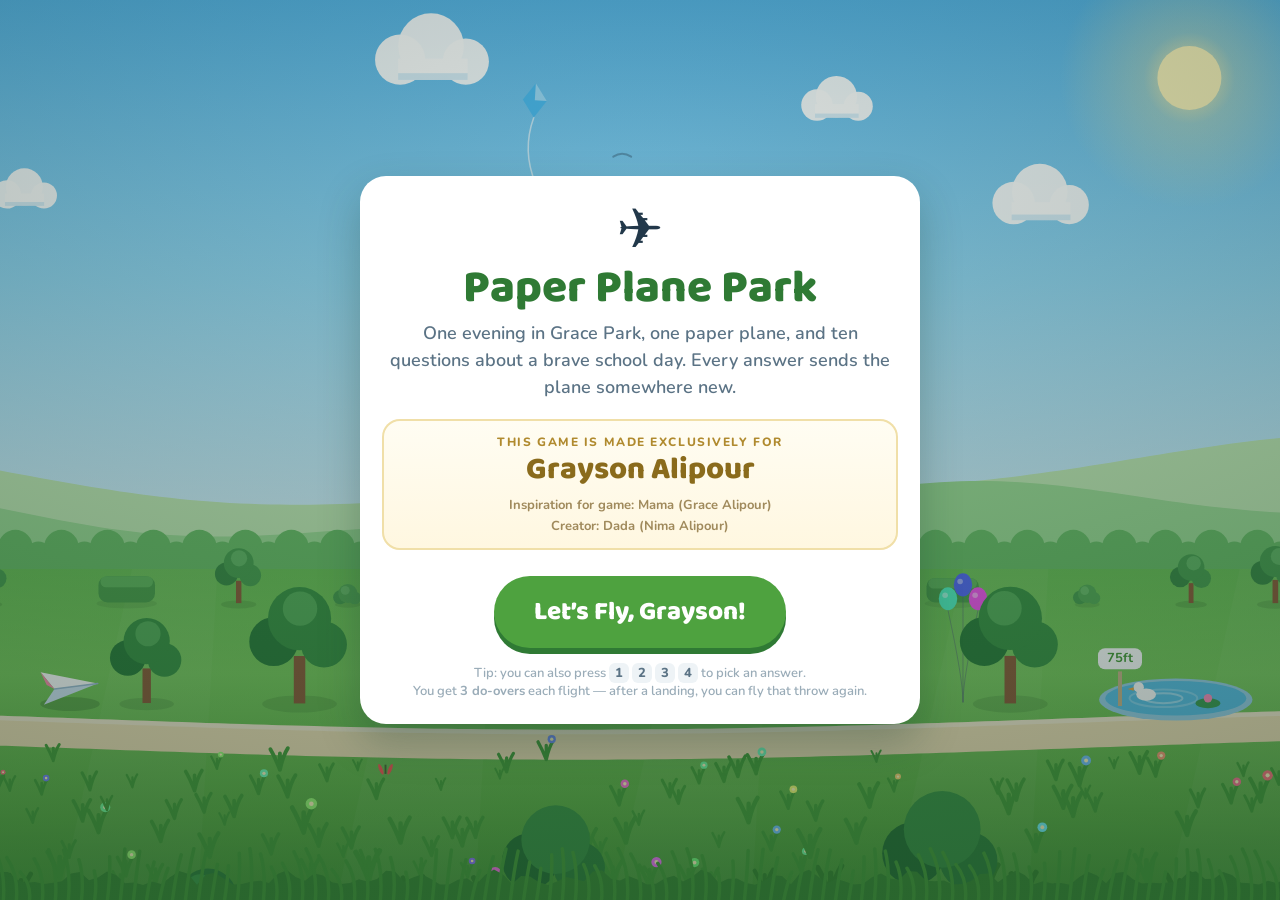
<file: paper-plane-park/index.html>
<!doctype html>
<html lang="en">
<head>
<meta charset="utf-8">
<meta name="viewport" content="width=device-width, initial-scale=1, viewport-fit=cover, user-scalable=no">
<meta name="theme-color" content="#5fb7e8">
<title>Paper Plane Park</title>
<link rel="preconnect" href="https://fonts.googleapis.com">
<link rel="preconnect" href="https://fonts.gstatic.com" crossorigin>
<link href="https://fonts.googleapis.com/css2?family=Baloo+2:wght@500;700;800&family=Nunito:wght@600;700;800&display=swap" rel="stylesheet">
<link rel="stylesheet" href="styles.css">
<link rel="icon" href="data:image/svg+xml,<svg xmlns='http://www.w3.org/2000/svg' viewBox='0 0 100 100'><text y='.9em' font-size='90'>&#9992;</text></svg>">
</head>
<body>

<noscript>
  <p style="font-family:sans-serif;max-width:34em;margin:3em auto;text-align:center">
    This game needs JavaScript &mdash; if you are seeing this in an email or file
    preview, open the file in Safari or Chrome to play.
  </p>
</noscript>

<canvas id="scene"></canvas>

<!-- ============ HUD ============ -->
<header id="hud" class="hud hidden">
  <div class="hud-pill">
    <span class="hud-label">Stop</span>
    <span id="hudStop" class="hud-value">1</span>
  </div>
  <div class="hud-pill hud-pill--wide">
    <span class="hud-label">Total distance</span>
    <span id="hudTotal" class="hud-value">0 m</span>
  </div>
  <button id="voiceBtn" class="icon-btn" type="button" aria-label="Turn read-aloud off" aria-pressed="true">
    <span id="voiceIcon">&#128483;&#65039;</span>
  </button>
  <button id="muteBtn" class="icon-btn" type="button" aria-label="Turn sound off" aria-pressed="true">
    <span id="muteIcon">&#128266;</span>
  </button>
</header>

<div id="placeTag" class="place-tag hidden" aria-hidden="true"></div>

<!-- ============ LIVE DISTANCE ============ -->
<div id="flyMeter" class="fly-meter hidden">
  <div id="flyDistance" class="fly-distance">0 m</div>
</div>

<!-- ============ START SCREEN ============ -->
<section id="startScreen" class="panel">
  <div class="card card--start">
    <div class="plane-badge">&#9992;&#65039;</div>
    <h1>Paper Plane Park</h1>
    <p class="subtitle">One evening in Grace Park, one paper plane, and ten questions
      about a brave school day. Every answer sends the plane somewhere new.</p>

    <div class="plaque">
      <p class="plaque-line">This game is made exclusively for</p>
      <p class="plaque-name">Grayson Alipour</p>
      <p class="plaque-credits">
        Inspiration for game: Mama (Grace Alipour)<br>
        Creator: Dada (Nima Alipour)
      </p>
    </div>

    <button id="startBtn" class="btn btn--big" type="button">Let&rsquo;s Fly, Grayson!</button>
    <p id="bestLine" class="best-line hidden">Your best flight: <strong id="bestValue">0 m</strong></p>
    <p class="hint">Tip: you can also press <kbd>1</kbd> <kbd>2</kbd> <kbd>3</kbd> <kbd>4</kbd> to pick an answer.<br>
      You get <strong>3 do-overs</strong> each flight &mdash; after a landing, you can fly that throw again.</p>
  </div>
</section>

<!-- ============ HOW TO FLY ============ -->
<section id="howScreen" class="panel hidden">
  <div class="card card--how">
    <div class="plane-badge">&#128747;</div>
    <h2>How to Fly</h2>
    <div id="howList" class="how-list"></div>
    <button id="gotItBtn" class="btn btn--big" type="button">Got it &mdash; let&rsquo;s fly!</button>
  </div>
</section>

<!-- ============ QUESTION SCREEN ============ -->
<section id="questionScreen" class="panel hidden">
  <div class="card card--question">
    <div class="q-number"><span id="qPlace">The Take-Off Lawn</span></div>
    <p id="qStory" class="story"></p>
    <h2 id="qText">Question</h2>
    <div id="qChoices" class="choices"></div>
  </div>
</section>

<!-- ============ RESULT SCREEN ============ -->
<section id="resultScreen" class="panel hidden">
  <div class="card card--result">
    <div id="resultEmoji" class="plane-badge">&#127942;</div>
    <h2 id="resultTitle">Amazing flying!</h2>
    <div class="score-box">
      <span class="score-label">Grayson&rsquo;s total distance</span>
      <span id="finalDistance" class="score-value">0 m</span>
    </div>
    <p id="resultMessage" class="subtitle"></p>
    <div class="journey-wrap">
      <p class="journey-title">Where the plane took you</p>
      <ol id="journeyList" class="journey"></ol>
    </div>
    <div id="resultBest" class="best-line"></div>
    <p class="hint">Different answers fly to different parts of the park &mdash; try again and see.</p>
    <button id="againBtn" class="btn btn--big" type="button">Fly Again</button>
  </div>
</section>

<script src="voicepack.js"></script>
<script src="game.js"></script>
</body>
</html>
</file>
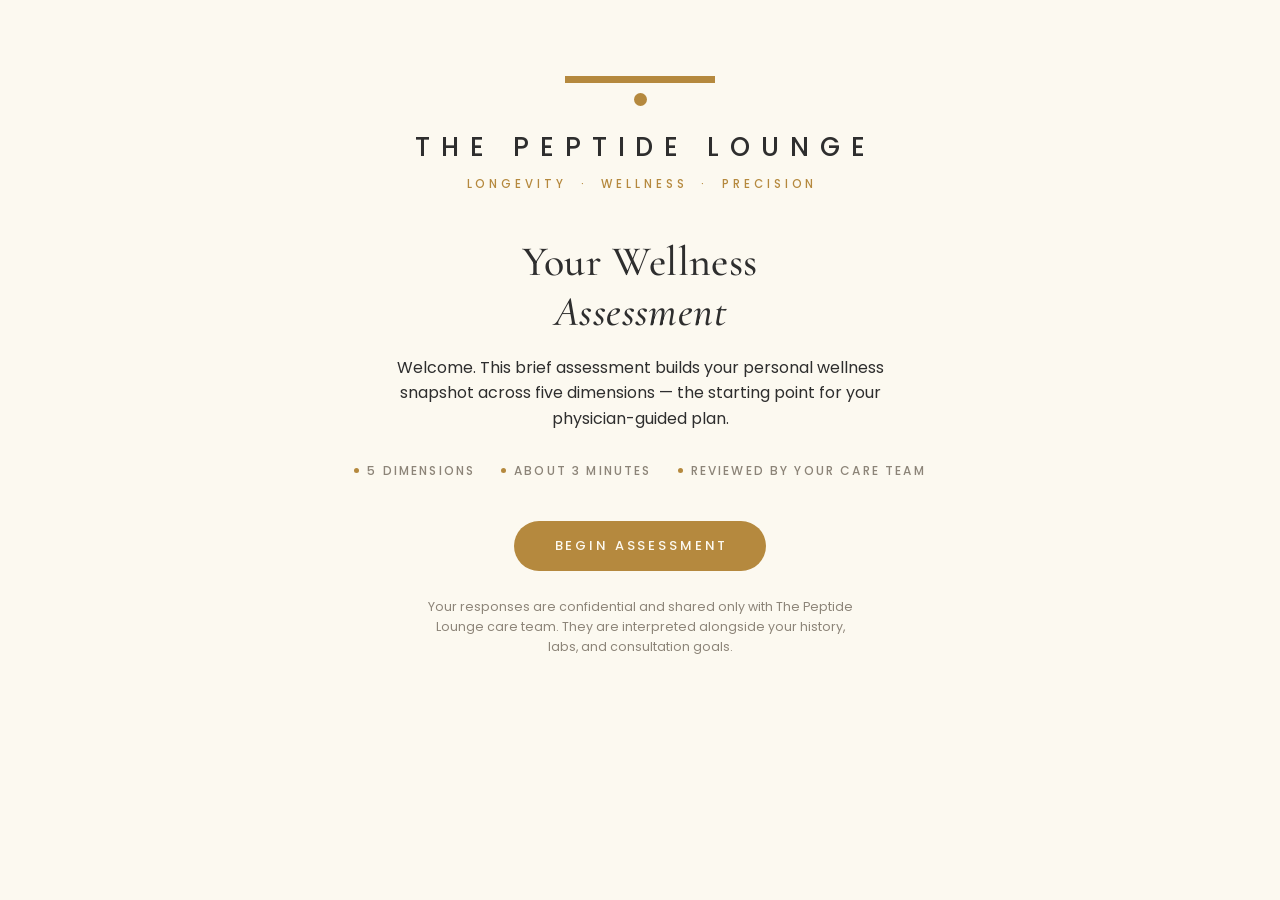
<file: wellness-survey/index.html>
<!DOCTYPE html>
<html lang="en">
<head>
<meta charset="UTF-8">
<meta name="viewport" content="width=device-width, initial-scale=1.0">
<title>The Peptide Lounge — Wellness Assessment</title>
<meta name="description" content="The Peptide Lounge new-member wellness assessment. Longevity · Wellness · Precision.">
<link rel="icon" href="data:image/svg+xml,%3Csvg xmlns='http://www.w3.org/2000/svg' viewBox='0 0 64 64'%3E%3Crect width='64' height='64' fill='%23FCF9F0'/%3E%3Crect x='12' y='22' width='40' height='6' fill='%23B5893E'/%3E%3Ccircle cx='32' cy='40' r='5' fill='%23B5893E'/%3E%3C/svg%3E">
<link rel="preconnect" href="https://fonts.googleapis.com">
<link rel="preconnect" href="https://fonts.gstatic.com" crossorigin>
<link href="https://fonts.googleapis.com/css2?family=Poppins:wght@300;400;500;600&family=Cormorant+Garamond:ital,wght@0,400;0,500;0,600;1,400&display=swap" rel="stylesheet">
<style>
:root{
  --cream:#FCF9F0;
  --parchment:#F5F0E1;
  --charcoal:#2E2E2E;
  --gold:#B5893E;
  --bronze:#8F6A25;
  --taupe:#B5A48A;
  --stone:#8C8478;
  --sage:#6B7B5E;
  /* status colors (validated against the cream surface) */
  --good:#4C7D44; --good-ink:#3E6237; --good-bg:#E9EFE3;
  --mid:#B5893E;  --mid-ink:#7A5A1C;  --mid-bg:#F3E8D3;
  --opp:#AE4A38;  --opp-ink:#93392B;  --opp-bg:#F5E0D8;
  /* sequential gold ramp, least → most favorable */
  --r0:#BE9A50; --r1:#A78134; --r2:#8F6A25; --r3:#755316; --r4:#573C08;
  --card:#FFFDF7;
  --line:rgba(181,137,62,.28);
  --shadow:0 1px 2px rgba(46,46,46,.04), 0 8px 28px rgba(46,46,46,.07);
  --radius:14px;
  --sans:'Poppins',-apple-system,'Segoe UI',Helvetica,Arial,sans-serif;
  --serif:'Cormorant Garamond',Georgia,'Times New Roman',serif;
}
*{margin:0;padding:0;box-sizing:border-box}
html{scroll-behavior:smooth}
body{
  background:var(--cream);
  color:var(--charcoal);
  font-family:var(--sans);
  font-weight:400;
  font-size:16px;
  line-height:1.6;
  -webkit-font-smoothing:antialiased;
}
button{font-family:inherit;cursor:pointer}
input,select,textarea{font-family:inherit;color:inherit}

/* ---------- brand marks ---------- */
.mark{display:flex;flex-direction:column;align-items:center;gap:10px;user-select:none}
.mark .bar{width:150px;height:7px;background:var(--gold)}
.mark .point{width:13px;height:13px;border-radius:50%;background:var(--gold)}
.mark .wordmark{
  margin-top:14px;
  font-weight:500;font-size:26px;letter-spacing:.42em;text-indent:.42em;
  color:var(--charcoal);text-align:center;line-height:1.35;
}
.mark .tagline{
  font-weight:500;font-size:11.5px;letter-spacing:.34em;text-indent:.34em;
  color:var(--gold);text-align:center;
}
.mark.small .bar{width:64px;height:4px}
.mark.small .point{width:7px;height:7px}
.mark.small .wordmark{margin-top:6px;font-size:12.5px;letter-spacing:.34em;text-indent:.34em;white-space:nowrap}
@media(max-width:640px){
  .topbar .mark.small .bar,.topbar .mark.small .point{display:none}
  .topbar .mark.small .wordmark{margin-top:0;font-size:10.5px;letter-spacing:.24em;text-indent:.24em}
  .topbar-inner{gap:10px}
}
.rule{width:64px;height:3px;background:var(--gold);margin:0 auto}

.kicker{
  font-size:11.5px;font-weight:500;letter-spacing:.3em;text-indent:.3em;
  text-transform:uppercase;color:var(--gold);text-align:center;
}
.display{
  font-family:var(--serif);font-weight:500;font-size:clamp(30px,5vw,42px);
  line-height:1.18;letter-spacing:.01em;text-align:center;
}
.muted{color:var(--stone)}

/* ---------- shell ---------- */
.shell{max-width:760px;margin:0 auto;padding:0 22px 90px}
.screen{display:none;animation:rise .45s ease both}
.screen.active{display:block}
@keyframes rise{from{opacity:0;transform:translateY(14px)}to{opacity:1;transform:none}}

/* ---------- top bar ---------- */
.topbar{
  position:sticky;top:0;z-index:20;
  background:rgba(252,249,240,.92);backdrop-filter:blur(8px);
  border-bottom:1px solid var(--line);
  padding:14px 22px 12px;
  display:none;
}
.topbar.visible{display:block}
.topbar-inner{max-width:760px;margin:0 auto;display:flex;align-items:center;justify-content:space-between;gap:16px}
.topbar .steplabel{font-size:11px;font-weight:500;letter-spacing:.24em;text-transform:uppercase;color:var(--stone);white-space:nowrap}
.progress-track{flex:1;height:3px;background:var(--parchment);border-radius:2px;overflow:hidden;max-width:340px}
.progress-fill{height:100%;width:0%;background:var(--gold);transition:width .45s ease}

/* ---------- welcome ---------- */
#welcome{padding-top:76px;text-align:center}
#welcome .display{margin:44px auto 18px;max-width:560px}
#welcome .intro{max-width:520px;margin:0 auto 8px;color:var(--charcoal)}
#welcome .meta{
  display:flex;justify-content:center;gap:26px;margin:30px 0 40px;
  font-size:12px;font-weight:500;letter-spacing:.18em;text-transform:uppercase;color:var(--stone);
  flex-wrap:wrap;
}
#welcome .meta span{display:flex;align-items:center;gap:8px}
#welcome .meta .dot{width:5px;height:5px;border-radius:50%;background:var(--gold)}
.footnote{font-size:12.5px;color:var(--stone);max-width:440px;margin:26px auto 0}

/* ---------- buttons ---------- */
.btn{
  display:inline-flex;align-items:center;justify-content:center;gap:10px;
  border:none;border-radius:999px;
  padding:15px 38px;
  font-size:13px;font-weight:500;letter-spacing:.22em;text-indent:.22em;text-transform:uppercase;
  transition:all .2s ease;
}
.btn-gold{background:var(--gold);color:var(--cream)}
.btn-gold:hover{background:var(--bronze)}
.btn-gold:disabled{background:var(--taupe);cursor:not-allowed;opacity:.6}
.btn-ghost{background:transparent;color:var(--stone);border:1px solid var(--line)}
.btn-ghost:hover{color:var(--charcoal);border-color:var(--gold)}
.navrow{display:flex;justify-content:space-between;align-items:center;gap:14px;margin-top:38px}
.navrow .spacer{flex:1}

/* ---------- section header ---------- */
.section-head{padding-top:46px;text-align:center;margin-bottom:34px}
.section-head .rule{margin-top:20px}
.section-head h2{font-family:var(--serif);font-weight:500;font-size:clamp(26px,4.4vw,34px);margin-top:14px}
.section-head p.lead{max-width:520px;margin:12px auto 0;color:var(--stone);font-size:15px}

/* ---------- details form ---------- */
.card{
  background:var(--card);border:1px solid var(--line);border-radius:var(--radius);
  box-shadow:var(--shadow);padding:26px 26px;
}
.fields{display:grid;grid-template-columns:1fr 1fr;gap:18px}
.field{display:flex;flex-direction:column;gap:7px}
.field.full{grid-column:1 / -1}
.field label{
  font-size:11px;font-weight:500;letter-spacing:.2em;text-transform:uppercase;color:var(--bronze);
}
.field label .opt{color:var(--taupe);letter-spacing:.08em;text-transform:none;font-weight:400}
.field input,.field select,.field textarea{
  border:1px solid var(--line);border-radius:10px;background:var(--cream);
  padding:12px 14px;font-size:15px;outline:none;transition:border-color .2s, box-shadow .2s;
  width:100%;
}
.field textarea{min-height:86px;resize:vertical}
.field input:focus,.field select:focus,.field textarea:focus{
  border-color:var(--gold);box-shadow:0 0 0 3px rgba(181,137,62,.14);
}
.field input.invalid{border-color:#b0563c;background:#fdf6f2}
.field .hint{font-size:12px;color:var(--stone)}
@media(max-width:560px){.fields{grid-template-columns:1fr}}

/* ---------- questions ---------- */
.qlist{display:flex;flex-direction:column;gap:16px}
.qcard{
  background:var(--card);border:1px solid var(--line);border-radius:var(--radius);
  box-shadow:var(--shadow);padding:22px 24px 20px;
  transition:border-color .25s;
  scroll-margin-top:110px;
}
.qcard.answered{border-color:rgba(181,137,62,.55)}
.qcard .qnum{
  font-size:11px;font-weight:500;letter-spacing:.22em;text-transform:uppercase;color:var(--taupe);
  margin-bottom:6px;display:flex;align-items:center;gap:8px;
}
.qcard .qnum .tick{color:var(--gold);opacity:0;transition:opacity .25s}
.qcard.answered .qnum .tick{opacity:1}
.qcard .qtext{font-size:16.5px;font-weight:500;line-height:1.45;margin-bottom:16px}
.choices{display:flex;gap:8px;flex-wrap:wrap}
.choice{position:relative;flex:1;min-width:86px}
.choice input{position:absolute;opacity:0;inset:0;width:100%;height:100%;cursor:pointer}
.choice span{
  display:flex;align-items:center;justify-content:center;text-align:center;
  border:1px solid var(--line);border-radius:999px;background:var(--cream);
  padding:10px 8px;font-size:12.5px;font-weight:500;color:var(--stone);
  transition:all .18s ease;min-height:42px;line-height:1.25;
}
.choice input:hover + span{border-color:var(--gold);color:var(--charcoal)}
.choice input:focus-visible + span{box-shadow:0 0 0 3px rgba(181,137,62,.3)}
.choice input:checked + span{
  background:var(--gold);border-color:var(--gold);color:var(--cream);
  box-shadow:0 3px 10px rgba(143,106,37,.28);
}
@media(max-width:600px){
  .choices{gap:6px}
  .choice{min-width:calc(33% - 6px)}
}
.remaining{font-size:12.5px;color:var(--stone);text-align:right;min-width:120px}

/* ---------- results ---------- */
#results{padding-top:56px}
.res-head{text-align:center;margin-bottom:40px}
.res-head .display{margin:22px 0 6px}
.res-sub{color:var(--stone);font-size:15px}
.snapshot{
  background:var(--card);border:1px solid var(--line);border-radius:var(--radius);
  box-shadow:var(--shadow);
  padding:38px 34px;
  display:grid;grid-template-columns:auto 1fr;gap:38px;align-items:center;
  margin-bottom:22px;
}
@media(max-width:640px){.snapshot{grid-template-columns:1fr;justify-items:center;text-align:center;gap:24px}}
.ring{position:relative;width:190px;height:190px}
.ring svg{transform:rotate(-90deg)}
.ring .track{stroke:var(--parchment)}
.ring .fill{stroke:var(--gold);stroke-linecap:round;transition:stroke-dashoffset 1.2s cubic-bezier(.4,0,.2,1)}
.ring .center{
  position:absolute;inset:0;display:flex;flex-direction:column;align-items:center;justify-content:center;gap:2px;
}
.ring .pct{font-family:var(--serif);font-weight:500;font-size:52px;line-height:1;color:var(--charcoal)}
.ring .cap{font-size:10.5px;font-weight:500;letter-spacing:.24em;text-transform:uppercase;color:var(--gold);text-indent:.24em}
.snapshot h3{font-family:var(--serif);font-weight:500;font-size:26px;margin-bottom:8px}
.band-chip{
  display:inline-flex;align-items:center;gap:8px;margin-bottom:12px;
  border:1px solid var(--gold);color:var(--bronze);background:var(--mid-bg);border-radius:999px;
  font-size:11px;font-weight:500;letter-spacing:.2em;text-transform:uppercase;
  padding:5px 14px 5px 12px;
}
.band-chip::before{content:'';width:7px;height:7px;border-radius:50%;background:currentColor;flex:none}
.band-chip.st-good{border-color:var(--good);color:var(--good-ink);background:var(--good-bg)}
.band-chip.st-mid{border-color:var(--mid);color:var(--mid-ink);background:var(--mid-bg)}
.band-chip.st-opp{border-color:var(--opp);color:var(--opp-ink);background:var(--opp-bg)}
.band-chip.sm{margin:0;font-size:10px;padding:3px 10px 3px 9px;letter-spacing:.14em;gap:6px}
.snapshot p{font-size:14.5px;color:var(--charcoal)}

/* charts row */
.charts-grid{display:grid;grid-template-columns:1fr 1fr;gap:14px;margin-bottom:22px}
@media(max-width:680px){.charts-grid{grid-template-columns:1fr}}
.chart-card{
  background:var(--card);border:1px solid var(--line);border-radius:var(--radius);
  box-shadow:var(--shadow);padding:24px 26px;
}
.chart-card h4{
  font-size:12px;font-weight:500;letter-spacing:.26em;text-transform:uppercase;color:var(--gold);
  margin-bottom:6px;display:flex;align-items:center;gap:12px;
}
.chart-card h4::after{content:'';flex:1;height:1px;background:var(--line)}
.chart-note{font-size:12.5px;color:var(--stone);margin-bottom:16px}
.radar-wrap{display:flex;justify-content:center;align-items:center;min-height:250px}
.radar-wrap svg{max-width:100%;height:auto}

.mix-bar{display:flex;gap:2px;height:30px;margin-top:6px}
.mix-seg{height:100%;min-width:3px;position:relative;transition:width 1s ease}
.mix-seg:first-child{border-radius:4px 0 0 4px}
.mix-seg:last-child{border-radius:0 4px 4px 0}
.mix-seg .seglabel{
  position:absolute;inset:0;display:flex;align-items:center;justify-content:center;
  font-size:11.5px;font-weight:500;color:var(--cream);
}
.mix-legend{display:flex;flex-wrap:wrap;gap:8px 18px;margin-top:16px}
.mix-legend .item{display:flex;align-items:center;gap:7px;font-size:12.5px;color:var(--stone)}
.mix-legend .sw{width:10px;height:10px;border-radius:3px;flex:none}

/* dimension score rows */
.dim{padding:15px 0;border-bottom:1px solid var(--line)}
.dim:last-child{border-bottom:none;padding-bottom:2px}
.dim .row{display:flex;justify-content:space-between;align-items:center;gap:10px;margin-bottom:9px;flex-wrap:wrap}
.dim .name{font-size:11.5px;font-weight:500;letter-spacing:.2em;text-transform:uppercase;color:var(--charcoal)}
.dim .right{display:flex;align-items:center;gap:12px}
.dim .val{font-family:var(--serif);font-weight:600;font-size:23px;color:var(--charcoal)}
.dim .track{height:6px;border-radius:3px;background:var(--parchment);overflow:hidden;margin-bottom:9px}
.dim .fill{height:100%;width:0;border-radius:3px;transition:width 1s ease}
.qdots{display:flex;gap:4px;flex-wrap:wrap}
.qdot{width:10px;height:10px;border-radius:50%}

.panel{
  background:var(--card);border:1px solid var(--line);border-radius:var(--radius);
  box-shadow:var(--shadow);padding:28px 30px;margin-bottom:22px;
}
.panel h4{
  font-size:12px;font-weight:500;letter-spacing:.26em;text-transform:uppercase;color:var(--gold);
  margin-bottom:14px;display:flex;align-items:center;gap:12px;
}
.panel h4::after{content:'';flex:1;height:1px;background:var(--line)}
.panel p{font-size:14.5px;margin-bottom:10px}
.panel ul{list-style:none;display:flex;flex-direction:column;gap:10px}
.panel li{position:relative;padding-left:22px;font-size:14.5px}
.panel li::before{content:'';position:absolute;left:2px;top:9px;width:7px;height:7px;border-radius:50%;background:var(--gold)}
.panel.parch{background:var(--parchment)}

.self-email-row{display:flex;gap:12px;flex-wrap:wrap;margin-top:4px}
.self-email-row input{
  flex:1;min-width:220px;
  border:1px solid var(--line);border-radius:999px;background:var(--cream);
  padding:12px 20px;font-size:15px;outline:none;transition:border-color .2s, box-shadow .2s;
}
.self-email-row input:focus{border-color:var(--gold);box-shadow:0 0 0 3px rgba(181,137,62,.14)}
.self-email-row input.invalid{border-color:#b0563c;background:#fdf6f2}
.self-email-note{font-size:12.5px;color:var(--stone);margin-top:10px}
.res-actions{display:flex;justify-content:center;gap:14px;flex-wrap:wrap;margin-top:30px}
.submit-status{text-align:center;font-size:13px;margin-top:18px;color:var(--sage)}
.submit-status.err{color:#b0563c}

/* ---------- footer ---------- */
.brandfoot{margin-top:70px;text-align:center;opacity:.9}
.brandfoot .tagline{margin-top:8px}

/* ---------- print ---------- */
@media print{
  body{background:#fff}
  .topbar,.res-actions,.no-print{display:none !important}
  .screen{display:none}
  #results.active{display:block;padding-top:10px}
  .snapshot,.panel,.card,.chart-card{box-shadow:none}
  .charts-grid{grid-template-columns:1fr 1fr}
}
</style>
</head>
<body>

<!-- Static form so Netlify detects fields at deploy time -->
<form name="wellness-intake" method="POST" data-netlify="true" netlify-honeypot="bot-field" hidden>
  <input type="text" name="bot-field">
  <input type="text" name="name">
  <input type="email" name="email">
  <input type="text" name="phone">
  <input type="text" name="dob">
  <input type="text" name="sex">
  <input type="text" name="primary_focus">
  <textarea name="goals_text"></textarea>
  <textarea name="context_text"></textarea>
  <input type="text" name="overall_score">
  <input type="text" name="score_goals">
  <input type="text" name="score_stress">
  <input type="text" name="score_hormones">
  <input type="text" name="score_vitality">
  <input type="text" name="score_lifestyle">
  <textarea name="answers_readable"></textarea>
  <textarea name="answers_json"></textarea>
  <input type="text" name="submitted_at">
</form>

<div class="topbar" id="topbar">
  <div class="topbar-inner">
    <div class="mark small" aria-hidden="true">
      <div class="bar"></div><div class="point"></div>
      <div class="wordmark">THE PEPTIDE LOUNGE</div>
    </div>
    <div class="progress-track"><div class="progress-fill" id="progressFill"></div></div>
    <div class="steplabel" id="stepLabel"></div>
  </div>
</div>

<div class="shell">

  <!-- ══════════ WELCOME ══════════ -->
  <section class="screen active" id="welcome">
    <div class="mark" role="img" aria-label="The Peptide Lounge — Longevity, Wellness, Precision">
      <div class="bar"></div><div class="point"></div>
      <div class="wordmark">THE&nbsp;PEPTIDE&nbsp;LOUNGE</div>
      <div class="tagline">LONGEVITY&nbsp;&nbsp;·&nbsp;&nbsp;WELLNESS&nbsp;&nbsp;·&nbsp;&nbsp;PRECISION</div>
    </div>

    <h1 class="display">Your Wellness<br><em>Assessment</em></h1>
    <p class="intro">Welcome. This brief assessment builds your personal wellness snapshot across five dimensions — the starting point for your physician-guided plan.</p>

    <div class="meta">
      <span><i class="dot"></i>5 dimensions</span>
      <span><i class="dot"></i>About 3 minutes</span>
      <span><i class="dot"></i>Reviewed by your care team</span>
    </div>

    <button class="btn btn-gold" onclick="goTo(1)">Begin Assessment</button>
    <p class="footnote">Your responses are confidential and shared only with The Peptide Lounge care team. They are interpreted alongside your history, labs, and consultation goals.</p>
  </section>

  <!-- ══════════ ABOUT YOU ══════════ -->
  <section class="screen" id="details">
    <div class="section-head">
      <div class="kicker">About You</div>
      <h2>Let’s begin with the basics</h2>
      <p class="lead">This helps your care team personalize your snapshot and follow up with you.</p>
      <div class="rule"></div>
    </div>

    <div class="card">
      <div class="fields">
        <div class="field">
          <label for="f-name">Full name</label>
          <input id="f-name" type="text" autocomplete="name" placeholder="Jane Smith">
        </div>
        <div class="field">
          <label for="f-email">Email</label>
          <input id="f-email" type="email" autocomplete="email" placeholder="you@example.com">
        </div>
        <div class="field">
          <label for="f-phone">Phone</label>
          <input id="f-phone" type="tel" autocomplete="tel" placeholder="(555) 555-5555">
        </div>
        <div class="field">
          <label for="f-dob">Date of birth</label>
          <input id="f-dob" type="date" autocomplete="bday">
        </div>
        <div class="field">
          <label for="f-sex">Sex</label>
          <select id="f-sex">
            <option value="">Select…</option>
            <option>Female</option>
            <option>Male</option>
            <option>Other / prefer to self-describe</option>
            <option>Prefer not to say</option>
          </select>
        </div>
        <div class="field">
          <label for="f-focus">Primary focus</label>
          <select id="f-focus">
            <option value="">Select…</option>
            <option>Weight &amp; body composition</option>
            <option>Energy &amp; vitality</option>
            <option>Sleep quality</option>
            <option>Stress, mood &amp; calm</option>
            <option>Hormone health</option>
            <option>Recovery &amp; performance</option>
            <option>Cognitive clarity &amp; focus</option>
            <option>Longevity &amp; healthy aging</option>
            <option>Skin, hair &amp; aesthetics</option>
            <option>Other</option>
          </select>
        </div>
        <div class="field full">
          <label for="f-goals">In your own words, what are your top goals?</label>
          <textarea id="f-goals" placeholder="e.g. Lose 15 lbs, sleep through the night, feel sharp at work…"></textarea>
        </div>
        <div class="field full">
          <label for="f-context">Anything else your care team should know? <span class="opt">(optional)</span></label>
          <textarea id="f-context" placeholder="Medical history, medications, past programs, concerns…"></textarea>
          <span class="hint">Please don’t include emergencies here — this form is not monitored in real time.</span>
        </div>
      </div>
    </div>

    <div class="navrow">
      <button class="btn btn-ghost" onclick="goTo(0)">Back</button>
      <div class="spacer"></div>
      <button class="btn btn-gold" onclick="submitDetails()">Continue</button>
    </div>
  </section>

  <!-- ══════════ QUESTION SECTIONS (rendered by JS) ══════════ -->
  <section class="screen" id="questions">
    <div class="section-head">
      <div class="kicker" id="q-kicker"></div>
      <h2 id="q-title"></h2>
      <p class="lead" id="q-lead"></p>
      <div class="rule"></div>
    </div>
    <div class="qlist" id="q-list"></div>
    <div class="navrow">
      <button class="btn btn-ghost" onclick="prevSection()">Back</button>
      <div class="spacer"></div>
      <div class="remaining" id="q-remaining"></div>
      <button class="btn btn-gold" id="q-next" onclick="nextSection()">Continue</button>
    </div>
  </section>

  <!-- ══════════ RESULTS ══════════ -->
  <section class="screen" id="results">
    <div class="res-head">
      <div class="mark small" aria-hidden="true">
        <div class="bar"></div><div class="point"></div>
        <div class="wordmark">THE&nbsp;PEPTIDE&nbsp;LOUNGE</div>
      </div>
      <h1 class="display">Your Wellness Snapshot</h1>
      <p class="res-sub" id="res-sub"></p>
    </div>

    <div class="snapshot">
      <div class="ring" role="img" id="ringWrap" aria-label="Overall wellness score">
        <svg width="190" height="190" viewBox="0 0 190 190">
          <circle class="track" cx="95" cy="95" r="84" fill="none" stroke-width="10"/>
          <circle class="fill" id="ringFill" cx="95" cy="95" r="84" fill="none" stroke-width="10"/>
        </svg>
        <div class="center">
          <div class="pct" id="ringPct">0%</div>
          <div class="cap">Overall</div>
        </div>
      </div>
      <div>
        <span class="band-chip" id="overallBand"></span>
        <h3>Overall Wellness</h3>
        <p id="overallText"></p>
      </div>
    </div>

    <div class="charts-grid">
      <div class="chart-card">
        <h4>Wellness Wheel</h4>
        <p class="chart-note">Your five dimensions at a glance — the fuller the shape, the stronger the foundation.</p>
        <div class="radar-wrap" id="radarWrap"></div>
      </div>
      <div class="chart-card">
        <h4>Response Mix</h4>
        <p class="chart-note">How favorable your answers were across every question, from least (0) to most (4).</p>
        <div class="mix-bar" id="mixBar"></div>
        <div class="mix-legend" id="mixLegend"></div>
      </div>
    </div>

    <div class="panel">
      <h4>Dimension Scores</h4>
      <p class="chart-note">Sorted strongest to lowest. Each dot is one answer — darker gold means more favorable.</p>
      <div id="dimGrid"></div>
    </div>

    <div class="panel">
      <h4>Care Team Summary</h4>
      <p id="summaryText"></p>
    </div>

    <div class="panel">
      <h4>Key Observations</h4>
      <ul id="insightList"></ul>
    </div>

    <div class="panel parch">
      <h4>What Happens Next</h4>
      <ul>
        <li>Your care team reviews your snapshot alongside your goals and history.</li>
        <li>We may recommend labs or body-composition analysis to complete the picture.</li>
        <li>You’ll meet with a clinician to design your personalized, physician-guided roadmap.</li>
      </ul>
    </div>

    <div class="panel no-print">
      <h4>Email Yourself a Copy</h4>
      <p>Want your snapshot for your records? Enter your email and we’ll open a pre-filled message in your mail app — just review and press send.</p>
      <div class="self-email-row">
        <input type="email" id="selfEmail" placeholder="you@example.com" autocomplete="email" aria-label="Your email address">
        <button class="btn btn-gold" onclick="emailMyResults()">Send My Results</button>
      </div>
      <div class="self-email-note" id="selfEmailNote"></div>
    </div>

    <div class="res-actions no-print">
      <button class="btn btn-ghost" onclick="window.print()">Print / Save Snapshot</button>
      <button class="btn btn-gold" onclick="location.reload()">Start a New Assessment</button>
    </div>
    <div class="submit-status" id="submitStatus"></div>

    <div class="brandfoot">
      <div class="rule"></div>
      <div class="tagline" style="font-size:10.5px;letter-spacing:.3em;text-indent:.3em;color:var(--gold);font-weight:500">LONGEVITY&nbsp;&nbsp;·&nbsp;&nbsp;WELLNESS&nbsp;&nbsp;·&nbsp;&nbsp;PRECISION</div>
    </div>
  </section>

</div>

<script>
/* ══════════════════ survey definition ══════════════════ */
const SCALES = {
  amount: ['Not at all','A little','Somewhat','Quite a bit','Very much'],
  freq:   ['Never','Rarely','Sometimes','Often','Very often'],
};

const SECTIONS = [
  {
    id:'goals', name:'Peptide Goals', scale:'amount', reversed:false,
    lead:'How strongly does each of these goals apply to you right now?',
    questions:[
      'Increase energy, drive, and daily stamina',
      'Improve body composition or support weight loss',
      'Recover faster from workouts, travel, or stress',
      'Improve focus, mental clarity, or cognitive sharpness',
      'Sleep more deeply and wake more restored',
      'Support healthy aging and longevity goals',
    ],
  },
  {
    id:'stress', name:'Stress', scale:'freq', reversed:true,
    lead:'Over the past few weeks, how often have you experienced the following?',
    questions:[
      'Feeling overwhelmed by responsibilities',
      'Feeling constantly “on” and unable to reset',
      'Emotional strain affecting health or relationships',
      'Physical stress signals (tension, headaches, tightness)',
      'Feeling behind, scattered, or out of control',
      'Stress interfering with your wellness habits',
    ],
  },
  {
    id:'hormones', name:'Hormones', scale:'amount', reversed:true,
    lead:'To what degree have you noticed the following recently?',
    questions:[
      'Low libido or reduced sexual interest',
      'Reduced drive, motivation, or confidence',
      'Loss of lean muscle, strength, or slower recovery',
      'Increasing abdominal fat or body-composition shifts',
      'Brain fog, poor focus, or low mental sharpness',
      'Sleep disruption, hot flashes, or night sweats',
      {text:'Cycle, mood, or temperature changes (perimenopause)', onlyFor:'Female'},
      {text:'Erection, morning erection, or performance changes', onlyFor:'Male'},
    ],
  },
  {
    id:'vitality', name:'Vitality', scale:'amount', reversed:false,
    lead:'How true is each statement for you on a typical day?',
    questions:[
      'I feel mentally sharp and productive through the day',
      'I have enough physical energy for work, exercise, and family',
      'My mood and motivation feel steady',
      'I bounce back well after demanding days or travel',
      'Workouts feel rewarding rather than draining',
      'I feel younger than my chronological age',
    ],
  },
  {
    id:'lifestyle', name:'Lifestyle', scale:'amount', reversed:false,
    lead:'How true is each statement about your current habits?',
    questions:[
      'My nutrition is aligned with my goals',
      'I exercise or move my body consistently',
      'I prioritize sleep and recovery',
      'My alcohol and nicotine use is in line with my goals',
      'I’m consistent with supplements, medications, and self-care',
      'I have the time, support, or systems to follow through',
    ],
  },
];

/* ══════════════════ state ══════════════════ */
const details = {name:'',email:'',phone:'',dob:'',sex:'',focus:'',goals:'',context:''};
const answers = {};           // "sectionId:qIndex" -> 0..4
let screenIndex = 0;          // 0 welcome, 1 details, 2..9 sections, 10 results
let currentSection = 0;
const TOTAL_STEPS = 1 + SECTIONS.length;   // details + 8 sections

const $ = id => document.getElementById(id);

/* ══════════════════ navigation ══════════════════ */
function activeQuestions(sec){
  return sec.questions
    .map((q,i)=>({text: typeof q==='string' ? q : q.text, onlyFor: q.onlyFor||null, idx:i}))
    .filter(q=>!q.onlyFor || q.onlyFor===details.sex ||
               details.sex==='' || details.sex.startsWith('Other') || details.sex.startsWith('Prefer'));
}

function goTo(idx){
  screenIndex = idx;
  document.querySelectorAll('.screen').forEach(s=>s.classList.remove('active'));
  let step = 0;
  if(idx===0){ $('welcome').classList.add('active'); }
  else if(idx===1){ $('details').classList.add('active'); step = 1; }
  else if(idx>=2 && idx<2+SECTIONS.length){
    currentSection = idx-2;
    renderSection(currentSection);
    $('questions').classList.add('active');
    step = idx;
  }
  else { renderResults(); $('results').classList.add('active'); step = TOTAL_STEPS; }

  const bar = $('topbar');
  bar.classList.toggle('visible', idx>0 && idx<2+SECTIONS.length);
  if(step>0){
    $('progressFill').style.width = Math.round(step/(TOTAL_STEPS+1)*100)+'%';
    $('stepLabel').textContent = idx===1 ? 'About you' : `Step ${step} of ${TOTAL_STEPS}`;
  }
  window.scrollTo({top:0,behavior:'instant'});
}

function submitDetails(){
  const req = [['f-name','name'],['f-email','email']];
  let ok = true;
  req.forEach(([id])=>$(id).classList.remove('invalid'));
  const name = $('f-name').value.trim();
  const email = $('f-email').value.trim();
  if(!name){ $('f-name').classList.add('invalid'); ok=false; }
  if(!email || !/^[^\s@]+@[^\s@]+\.[^\s@]+$/.test(email)){ $('f-email').classList.add('invalid'); ok=false; }
  if(!ok){ window.scrollTo({top:0,behavior:'smooth'}); return; }
  details.name = name;
  details.email = email;
  details.phone = $('f-phone').value.trim();
  details.dob = $('f-dob').value;
  details.sex = $('f-sex').value;
  details.focus = $('f-focus').value;
  details.goals = $('f-goals').value.trim();
  details.context = $('f-context').value.trim();
  goTo(2);
}

/* ══════════════════ question rendering ══════════════════ */
function renderSection(si){
  const sec = SECTIONS[si];
  const qs = activeQuestions(sec);
  $('q-kicker').textContent = `Section ${si+1} of ${SECTIONS.length}`;
  $('q-title').textContent = sec.name;
  $('q-lead').textContent = sec.lead;

  const list = $('q-list');
  list.innerHTML = '';
  qs.forEach((q,n)=>{
    const key = sec.id+':'+q.idx;
    const card = document.createElement('div');
    card.className = 'qcard'+(key in answers ? ' answered':'');
    card.id = 'qc-'+key.replace(':','-');
    const choices = SCALES[sec.scale].map((label,v)=>`
      <label class="choice">
        <input type="radio" name="${key}" value="${v}" ${answers[key]===v?'checked':''}
               onchange="setAnswer('${sec.id}',${q.idx},${v})">
        <span>${label}</span>
      </label>`).join('');
    card.innerHTML = `
      <div class="qnum">Question ${n+1} of ${qs.length} <span class="tick">✓</span></div>
      <div class="qtext">${q.text}</div>
      <div class="choices" role="radiogroup" aria-label="${q.text}">${choices}</div>`;
    list.appendChild(card);
  });
  updateRemaining();
}

function setAnswer(secId, qIdx, val){
  const key = secId+':'+qIdx;
  answers[key] = val;
  const card = $('qc-'+secId+'-'+qIdx);
  if(card) card.classList.add('answered');
  updateRemaining();
  // gently scroll to the next unanswered card
  const next = document.querySelector('.qcard:not(.answered)');
  if(next) setTimeout(()=>next.scrollIntoView({behavior:'smooth',block:'center'}), 180);
}

function unansweredCount(){
  const sec = SECTIONS[currentSection];
  return activeQuestions(sec).filter(q=>!((sec.id+':'+q.idx) in answers)).length;
}

function updateRemaining(){
  const n = unansweredCount();
  $('q-remaining').textContent = n===0 ? '' : (n===1 ? '1 question left' : n+' questions left');
  $('q-next').disabled = n>0;
  $('q-next').textContent = currentSection===SECTIONS.length-1 ? 'See My Snapshot' : 'Continue';
}

function nextSection(){
  if(unansweredCount()>0) return;
  goTo(screenIndex+1);
}
function prevSection(){ goTo(screenIndex-1); }

/* ══════════════════ scoring ══════════════════ */
function sectionScore(sec){
  const qs = activeQuestions(sec);
  const max = qs.length*4;
  const sum = qs.reduce((t,q)=>t+(answers[sec.id+':'+q.idx]??0),0);
  const pct = sec.reversed ? (max-sum)/max : sum/max;
  return Math.round(pct*100);
}
function band(p){
  if(p>=85) return 'Strong foundation';
  if(p>=70) return 'Generally favorable';
  if(p>=55) return 'Moderate opportunity';
  if(p>=40) return 'Meaningful opportunity';
  return 'Priority focus area';
}
/* status color per band: good >=70, mid 55-69, opportunity <55 */
function bandStatus(p){ return p>=70 ? 'good' : p>=55 ? 'mid' : 'opp'; }
const STATUS_COLOR = {good:'#4C7D44', mid:'#B5893E', opp:'#AE4A38'};
const RAMP = ['#BE9A50','#A78134','#8F6A25','#755316','#573C08'];  // favorability 0..4
function overallPhrase(p){
  if(p>=85) return 'an excellent starting point';
  if(p>=70) return 'a strong starting point';
  if(p>=55) return 'a good starting point';
  return 'a clear starting point';
}

/* ══════════════════ results ══════════════════ */
let lastResults = null;

function renderResults(){
  const scores = {};
  SECTIONS.forEach(sec=>scores[sec.id]=sectionScore(sec));
  const overall = Math.round(SECTIONS.reduce((t,s)=>t+scores[s.id],0)/SECTIONS.length);
  lastResults = {scores, overall};
  $('selfEmail').value = details.email;

  const first = details.name.split(/\s+/)[0] || 'there';
  $('res-sub').textContent = `Prepared for ${details.name} · ${new Date().toLocaleDateString('en-US',{month:'long',day:'numeric',year:'numeric'})}`;

  // ring, tinted by overall band
  const C = 2*Math.PI*84;
  const ring = $('ringFill');
  ring.style.stroke = STATUS_COLOR[bandStatus(overall)];
  ring.style.strokeDasharray = C;
  ring.style.strokeDashoffset = C;
  requestAnimationFrame(()=>requestAnimationFrame(()=>{
    ring.style.strokeDashoffset = C*(1-overall/100);
  }));
  animateNumber($('ringPct'), overall);
  $('ringWrap').setAttribute('aria-label', `Overall wellness score ${overall} percent`);
  const ob = $('overallBand');
  ob.textContent = band(overall);
  ob.className = 'band-chip st-'+bandStatus(overall);
  $('overallText').textContent =
    `${first}, your overall snapshot score is ${overall}% — ${overallPhrase(overall)} for physician-guided optimization across the five dimensions of wellness.`;

  // dimension score rows, strongest first, with per-answer dot strips
  const grid = $('dimGrid');
  grid.innerHTML = '';
  const ordered = [...SECTIONS].sort((a,b)=>scores[b.id]-scores[a.id]);
  ordered.forEach(sec=>{
    const p = scores[sec.id];
    const st = bandStatus(p);
    const dots = activeQuestions(sec).map(q=>{
      const v = answers[sec.id+':'+q.idx];
      const fav = sec.reversed ? 4-v : v;
      const label = SCALES[sec.scale][v];
      return `<span class="qdot" style="background:${RAMP[fav]}" title="${q.text} — ${label}"></span>`;
    }).join('');
    const d = document.createElement('div');
    d.className = 'dim';
    d.innerHTML = `
      <div class="row">
        <span class="name">${sec.name}</span>
        <span class="right"><span class="band-chip sm st-${st}">${band(p)}</span><span class="val">${p}%</span></span>
      </div>
      <div class="track"><div class="fill" style="background:${STATUS_COLOR[st]}"></div></div>
      <div class="qdots" aria-label="${sec.name} answers, least to most favorable">${dots}</div>`;
    grid.appendChild(d);
    requestAnimationFrame(()=>requestAnimationFrame(()=>{
      d.querySelector('.fill').style.width = p+'%';
    }));
  });

  renderRadar(scores);
  renderMix();

  // care team summary
  const focusTxt = details.focus ? details.focus.toLowerCase() : 'overall wellness';
  $('summaryText').textContent =
    `${details.name} completed The Peptide Lounge new-member assessment with an overall wellness snapshot score of ${overall}%, reflecting ${overallPhrase(overall)} for physician-guided optimization. The strongest themes center around ${focusTxt}. These results are interpreted together with the member’s history, labs, body-composition data, and consultation goals.`;

  // insights
  const ins = [];
  if(scores.goals>=70) ins.push('Strong interest in a clinician-guided peptide or longevity plan.');
  if(scores.lifestyle>=85) ins.push('Excellent lifestyle foundation — habits already support an optimization program.');
  if(scores.stress<55) ins.push('Stress may be affecting resilience, recovery, or consistency.');
  if(scores.hormones<60) ins.push('Reported symptoms suggest hormone balance is worth evaluating with labs.');
  if(scores.vitality<60) ins.push('Daily energy and vitality show room to improve with a structured plan.');
  if(details.goals) ins.push(`Primary goals shared: ${details.goals}`);
  if(ins.length===0) ins.push('A well-balanced snapshot — your care team will focus on fine-tuning and longevity.');
  $('insightList').innerHTML = ins.map(t=>`<li>${t}</li>`).join('');

  submitToNetlify(scores, overall);
}

/* ══════════════════ charts ══════════════════ */
function renderRadar(scores){
  const W=430, H=300, cx=W/2, cy=H/2+6, R=98;
  const n = SECTIONS.length;
  const angle = i => -Math.PI/2 + i*2*Math.PI/n;
  const pt = (i,r) => [cx + r*Math.cos(angle(i)), cy + r*Math.sin(angle(i))];
  const poly = r => Array.from({length:n},(_,i)=>pt(i,r).map(v=>v.toFixed(1)).join(',')).join(' ');

  const rings = [25,50,75,100].map(v=>
    `<polygon points="${poly(R*v/100)}" fill="none" stroke="#EAE0C9" stroke-width="1"/>`).join('');
  const spokes = Array.from({length:n},(_,i)=>{
    const [x,y]=pt(i,R);
    return `<line x1="${cx}" y1="${cy}" x2="${x.toFixed(1)}" y2="${y.toFixed(1)}" stroke="#EAE0C9" stroke-width="1"/>`;
  }).join('');

  const dataPts = SECTIONS.map((sec,i)=>pt(i, R*scores[sec.id]/100));
  const dataPoly = dataPts.map(p=>p.map(v=>v.toFixed(1)).join(',')).join(' ');
  const dots = dataPts.map((p,i)=>
    `<circle cx="${p[0].toFixed(1)}" cy="${p[1].toFixed(1)}" r="4.5" fill="#B5893E" stroke="#FFFDF7" stroke-width="2"><title>${SECTIONS[i].name}: ${scores[SECTIONS[i].id]}%</title></circle>`).join('');

  const labels = SECTIONS.map((sec,i)=>{
    const [x,y] = pt(i, R+24);
    const a = angle(i);
    const anchor = Math.abs(Math.cos(a))<.3 ? 'middle' : (Math.cos(a)>0 ? 'start' : 'end');
    const dy = Math.sin(a)>.6 ? 10 : (Math.sin(a)<-.6 ? 0 : 4);
    return `<text x="${x.toFixed(1)}" y="${(y+dy).toFixed(1)}" text-anchor="${anchor}"
        font-size="9.5" font-weight="500" letter-spacing="1.5" fill="#2E2E2E">${sec.name.toUpperCase()}</text>
      <text x="${x.toFixed(1)}" y="${(y+dy+14).toFixed(1)}" text-anchor="${anchor}"
        font-size="11" font-weight="600" fill="#8F6A25">${scores[sec.id]}%</text>`;
  }).join('');

  $('radarWrap').innerHTML =
    `<svg viewBox="0 0 ${W} ${H}" width="${W}" height="${H}" role="img"
        aria-label="Wellness wheel: ${SECTIONS.map(s=>s.name+' '+scores[s.id]+'%').join(', ')}"
        style="font-family:var(--sans)">
      ${rings}${spokes}
      <polygon points="${dataPoly}" fill="rgba(181,137,62,.16)" stroke="#B5893E" stroke-width="2" stroke-linejoin="round"/>
      ${dots}${labels}
    </svg>`;
}

function renderMix(){
  const counts = [0,0,0,0,0];
  let total = 0;
  SECTIONS.forEach(sec=>activeQuestions(sec).forEach(q=>{
    const v = answers[sec.id+':'+q.idx];
    if(v==null) return;
    counts[sec.reversed ? 4-v : v]++; total++;
  }));
  const NAMES = ['Least favorable','Less favorable','Neutral','Favorable','Most favorable'];
  $('mixBar').innerHTML = counts.map((c,i)=>c===0?'':(
    `<div class="mix-seg" style="width:${(c/total*100).toFixed(1)}%;background:${RAMP[i]}"
         title="${NAMES[i]}: ${c} of ${total} answers">
       ${c/total>=0.09?`<span class="seglabel">${c}</span>`:''}
     </div>`)).join('');
  $('mixLegend').innerHTML = counts.map((c,i)=>
    `<span class="item"><span class="sw" style="background:${RAMP[i]}"></span>${NAMES[i]} · ${c}</span>`).join('');
}

function animateNumber(el, target){
  const t0 = performance.now(), dur = 1100;
  function tick(t){
    const k = Math.min(1,(t-t0)/dur);
    el.textContent = Math.round(target*(1-Math.pow(1-k,3)))+'%';
    if(k<1) requestAnimationFrame(tick);
  }
  requestAnimationFrame(tick);
}

/* ══════════════════ email yourself a copy ══════════════════ */
function buildSelfEmailBody(){
  const {scores, overall} = lastResults;
  const date = new Date().toLocaleDateString('en-US',{month:'long',day:'numeric',year:'numeric'});
  const lines = SECTIONS.map(sec=>`${sec.name}: ${scores[sec.id]}% — ${band(scores[sec.id])}`);
  return [
    'THE PEPTIDE LOUNGE — WELLNESS SNAPSHOT',
    `Prepared for ${details.name} · ${date}`,
    '',
    `Overall Wellness: ${overall}% — ${band(overall)}`,
    '',
    ...lines,
    '',
    'CARE TEAM SUMMARY',
    $('summaryText').textContent,
    '',
    'Your full responses are on file with The Peptide Lounge care team, who will review them ahead of your consultation.',
    '',
    'Longevity · Wellness · Precision',
  ].join('\n');
}

function emailMyResults(){
  const input = $('selfEmail');
  const note = $('selfEmailNote');
  const email = input.value.trim();
  input.classList.remove('invalid');
  if(!lastResults) return;
  if(!/^[^\s@]+@[^\s@]+\.[^\s@]+$/.test(email)){
    input.classList.add('invalid');
    note.textContent = 'Please enter a valid email address.';
    return;
  }
  const subject = `Your Peptide Lounge Wellness Snapshot — ${lastResults.overall}%`;
  const href = `mailto:${encodeURIComponent(email)}?subject=${encodeURIComponent(subject)}&body=${encodeURIComponent(buildSelfEmailBody())}`;
  const a = document.createElement('a');
  a.href = href;
  a.click();
  note.textContent = 'Your mail app should open with the snapshot pre-filled — press send there. Nothing opened? Use Print / Save below instead.';
}

/* ══════════════════ submission ══════════════════ */
let submitted = false;
function submitToNetlify(scores, overall){
  if(submitted) return;
  submitted = true;

  const readable = SECTIONS.map(sec=>{
    const qs = activeQuestions(sec);
    const lines = qs.map(q=>{
      const v = answers[sec.id+':'+q.idx];
      return `  • ${q.text}: ${SCALES[sec.scale][v]} (${v})`;
    });
    return `${sec.name.toUpperCase()} — ${scores[sec.id]}%\n`+lines.join('\n');
  }).join('\n\n');

  const data = new URLSearchParams({
    'form-name':'wellness-intake',
    name:details.name, email:details.email, phone:details.phone,
    dob:details.dob, sex:details.sex, primary_focus:details.focus,
    goals_text:details.goals, context_text:details.context,
    overall_score:overall+'%',
    score_goals:scores.goals+'%',
    score_stress:scores.stress+'%',
    score_hormones:scores.hormones+'%', score_vitality:scores.vitality+'%',
    score_lifestyle:scores.lifestyle+'%',
    answers_readable:readable,
    answers_json:JSON.stringify(answers),
    submitted_at:new Date().toISOString(),
  });

  const status = $('submitStatus');
  fetch('/', {method:'POST', headers:{'Content-Type':'application/x-www-form-urlencoded'}, body:data.toString()})
    .then(r=>{
      if(r.ok){ status.textContent = '✓ Your assessment has been sent to The Peptide Lounge care team.'; }
      else{ throw new Error(); }
    })
    .catch(()=>{
      status.classList.add('err');
      status.textContent = 'We couldn’t reach the server — please print or screenshot this snapshot and share it with us.';
    });
}
</script>
</body>
</html>
</file>
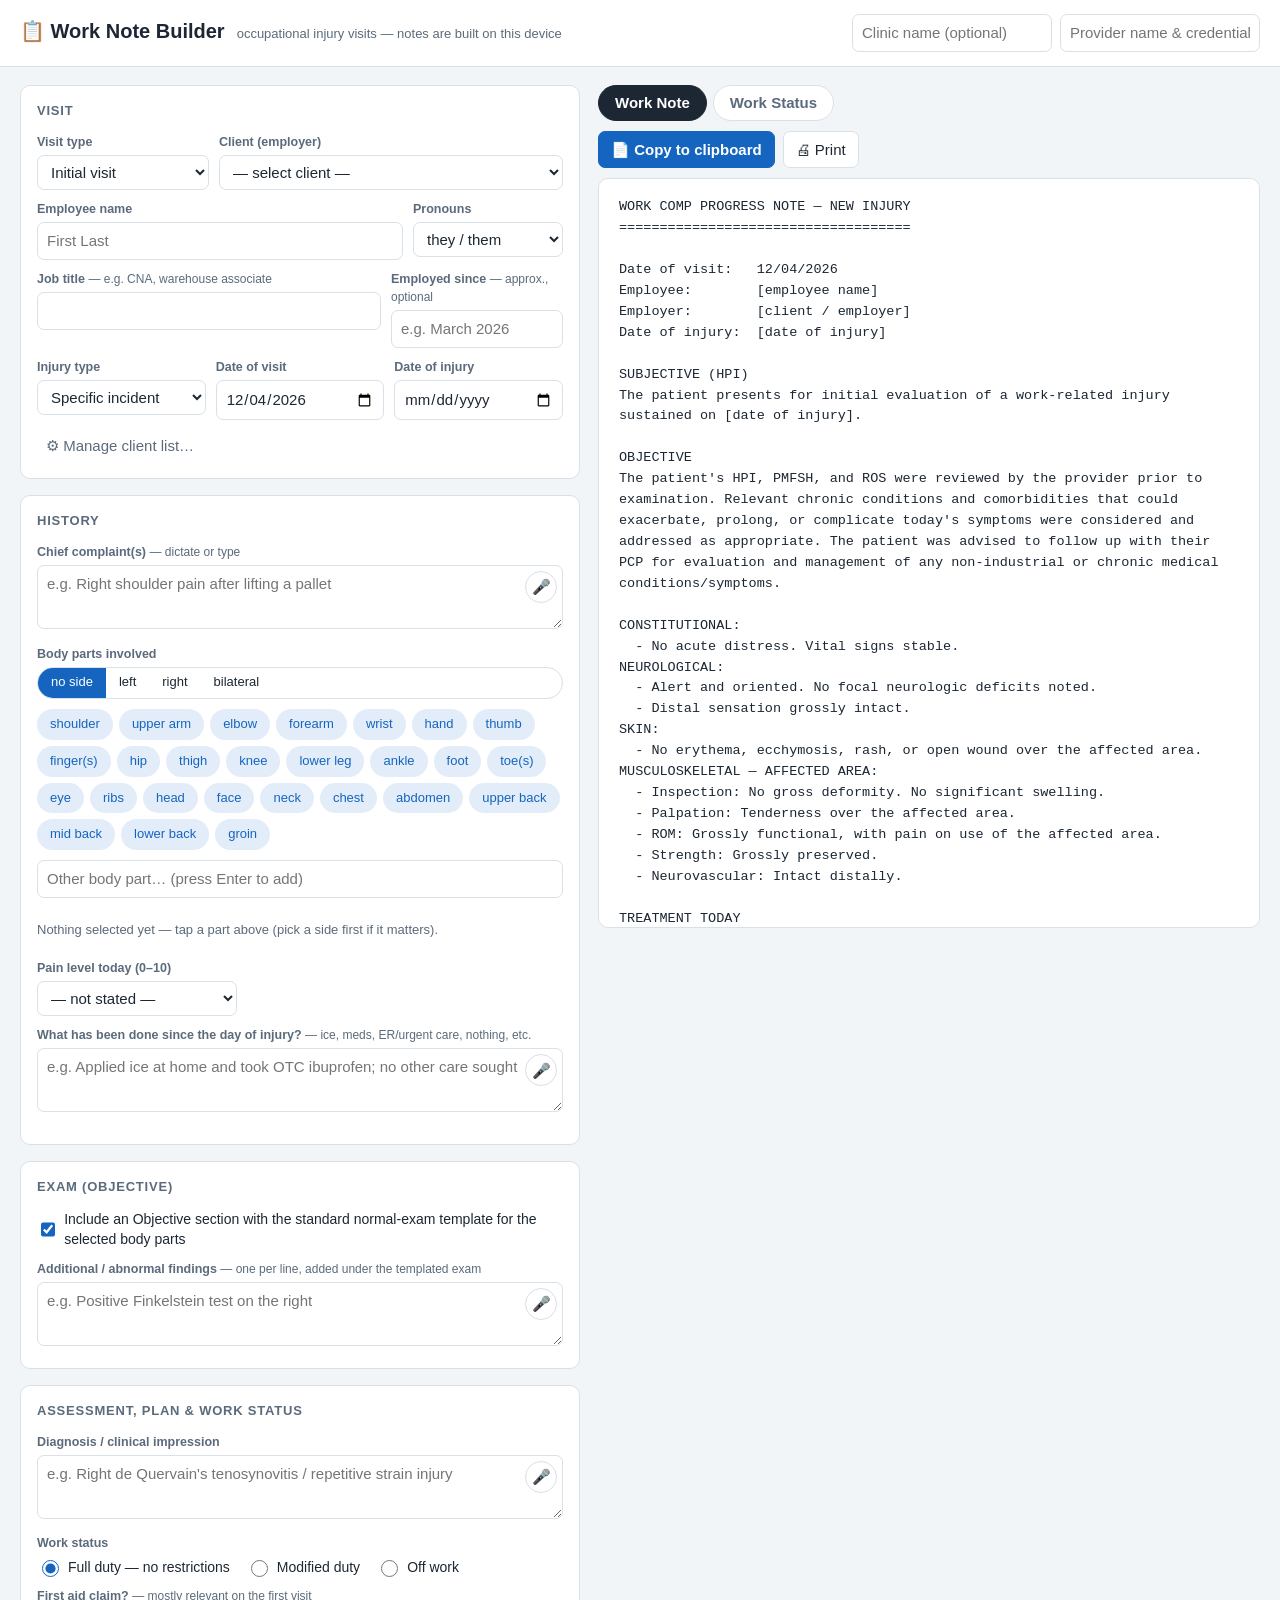
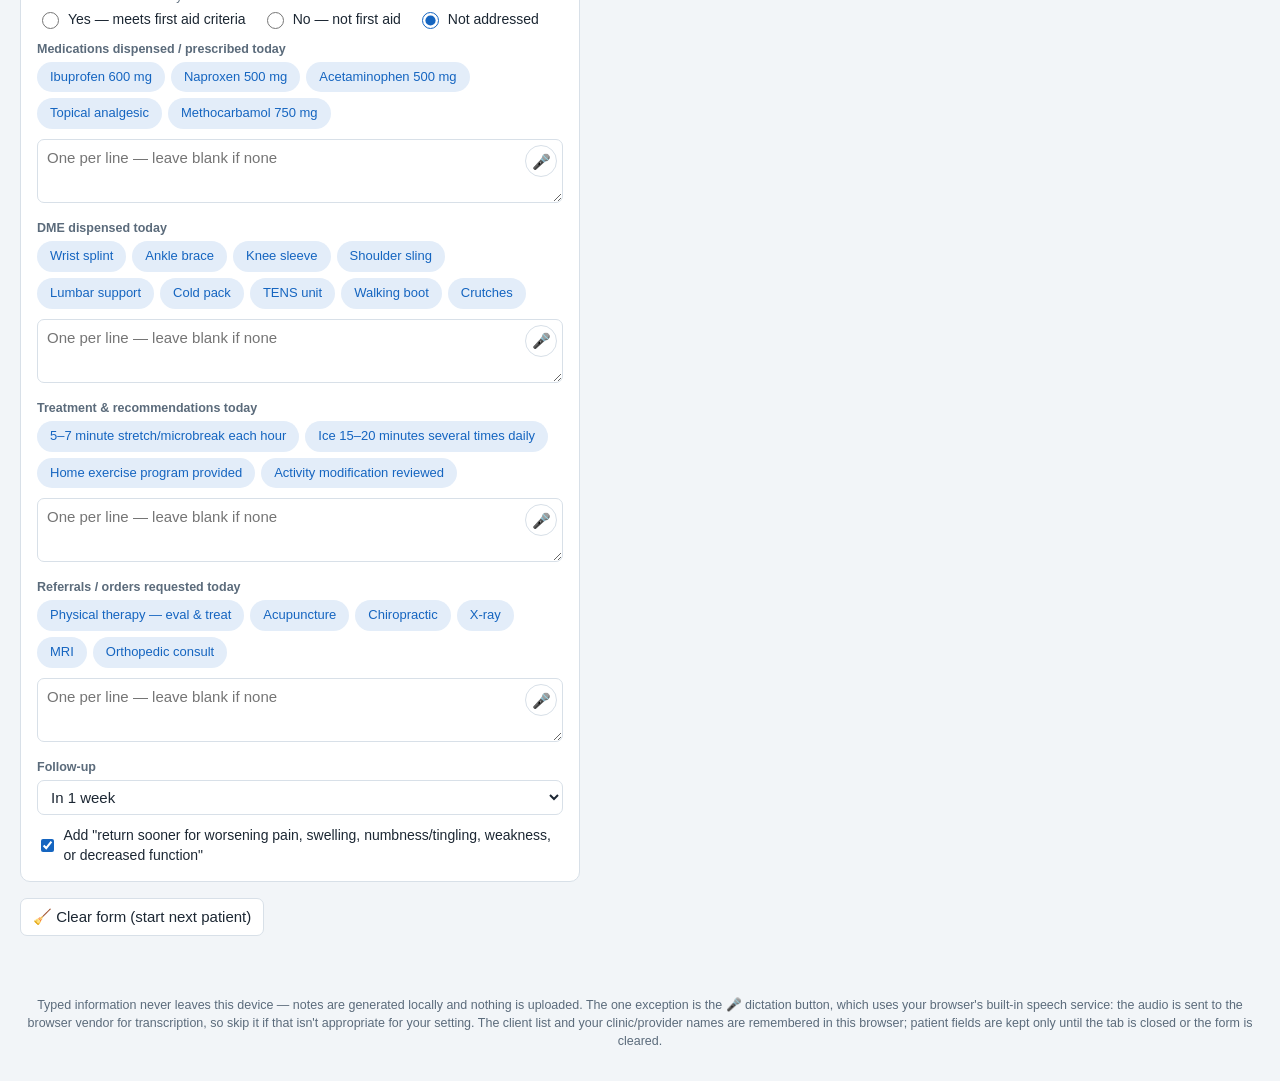
<file: work-note/index.html>
<!DOCTYPE html>
<html lang="en">
<head>
<meta charset="utf-8">
<meta name="viewport" content="width=device-width, initial-scale=1">
<meta name="robots" content="noindex, nofollow">
<title>Work Note Builder</title>
<link rel="icon" href="data:image/svg+xml,<svg xmlns='http://www.w3.org/2000/svg' viewBox='0 0 100 100'><text y='.9em' font-size='90'>📋</text></svg>">
<style>
  :root {
    --bg: #f2f5f8;
    --card: #ffffff;
    --ink: #1c2733;
    --muted: #5b6b7b;
    --line: #d8e0e8;
    --accent: #1565c0;
    --accent-soft: #e3edf9;
    --danger: #b3261e;
    --ok: #1b7f4d;
    --warn: #9a6700;
    --radius: 10px;
  }
  * { box-sizing: border-box; }
  html, body { margin: 0; padding: 0; }
  body {
    background: var(--bg);
    color: var(--ink);
    font: 15px/1.45 -apple-system, BlinkMacSystemFont, "Segoe UI", Roboto, Helvetica, Arial, sans-serif;
  }
  header.top {
    background: var(--card);
    border-bottom: 1px solid var(--line);
    padding: 14px 20px;
    display: flex; flex-wrap: wrap; gap: 12px; align-items: baseline;
  }
  header.top h1 { font-size: 20px; margin: 0; }
  header.top .tag { color: var(--muted); font-size: 13px; }
  header.top .spacer { flex: 1; }
  header.top .id-fields { display: flex; gap: 8px; flex-wrap: wrap; }
  header.top .id-fields input { width: 200px; }

  .wrap {
    display: grid;
    grid-template-columns: minmax(360px, 560px) minmax(360px, 1fr);
    gap: 18px;
    padding: 18px 20px 60px;
    max-width: 1400px;
    margin: 0 auto;
    align-items: start;
  }
  @media (max-width: 880px) { .wrap { grid-template-columns: 1fr; } }

  .card {
    background: var(--card);
    border: 1px solid var(--line);
    border-radius: var(--radius);
    padding: 16px;
    margin-bottom: 16px;
  }
  .card h2 {
    font-size: 13px; letter-spacing: .06em; text-transform: uppercase;
    color: var(--muted); margin: 0 0 12px;
  }
  .row { display: flex; gap: 10px; flex-wrap: wrap; margin-bottom: 10px; }
  .row:last-child { margin-bottom: 0; }
  .field { display: flex; flex-direction: column; gap: 4px; flex: 1; min-width: 150px; }
  .field.grow { flex: 2; }
  .field > label { font-size: 12.5px; font-weight: 600; color: var(--muted); }
  .field .hint { font-size: 12px; color: var(--muted); font-weight: 400; }

  input[type=text], input[type=date], input[type=number], select, textarea {
    font: inherit; color: inherit;
    border: 1px solid var(--line); border-radius: 7px;
    padding: 7px 9px; background: #fff; width: 100%;
  }
  input:focus, select:focus, textarea:focus {
    outline: 2px solid var(--accent); outline-offset: 1px; border-color: var(--accent);
  }
  input[type=radio], input[type=checkbox] { width: 17px; height: 17px; accent-color: var(--accent); }
  fieldset.field { border: none; margin: 0; padding: 0; }
  .field > legend { font-size: 12.5px; font-weight: 600; color: var(--muted); padding: 0; margin-bottom: 4px; }
  textarea { resize: vertical; min-height: 64px; }

  .ta-wrap { position: relative; }
  .ta-wrap textarea, .ta-wrap input[type=text] { padding-right: 40px; }
  button.mic {
    position: absolute; right: 6px; top: 6px;
    width: 32px; height: 32px; border-radius: 50%;
    border: 1px solid var(--line); background: #fff; cursor: pointer;
    font-size: 15px; line-height: 1; padding: 0;
  }
  button.mic.listening {
    background: #ffe5e2; border-color: var(--danger);
    animation: pulse 1.2s infinite;
  }
  @keyframes pulse { 50% { box-shadow: 0 0 0 5px rgba(179,38,30,.18); } }

  button {
    font: inherit; cursor: pointer;
    border: 1px solid var(--line); border-radius: 7px;
    background: #fff; padding: 7px 12px; color: var(--ink);
  }
  button:hover { border-color: var(--accent); }
  button.primary { background: var(--accent); border-color: var(--accent); color: #fff; font-weight: 600; }
  button.primary:hover { background: #0f57a3; }
  button.subtle { color: var(--muted); border-color: transparent; background: transparent; padding: 4px 8px; }
  button.subtle:hover { color: var(--danger); border-color: transparent; }

  .chips { display: flex; flex-wrap: wrap; gap: 6px; }
  button.chip {
    border-radius: 999px; padding: 5px 12px; font-size: 13px; min-height: 30px;
    background: var(--accent-soft); border-color: transparent; color: var(--accent);
  }
  button.chip:hover { background: #d2e3f7; }
  .seg { display: inline-flex; border: 1px solid var(--line); border-radius: 999px; overflow: hidden; }
  .seg button { border: none; border-radius: 0; padding: 5px 13px; font-size: 13px; min-height: 30px; background: #fff; }
  .seg button.on { background: var(--accent); color: #fff; }

  .picked { display: flex; flex-wrap: wrap; gap: 6px; min-height: 30px; padding: 5px 0; }
  .picked .tag {
    display: inline-flex; align-items: center; gap: 6px;
    background: var(--ink); color: #fff; border-radius: 999px;
    padding: 3px 6px 3px 12px; font-size: 13px;
  }
  .picked .tag button { background: transparent; border: none; color: #fff; padding: 0 6px; font-size: 14px; min-width: 26px; min-height: 26px; }
  .picked .none { color: var(--muted); font-size: 13px; padding: 4px 0; }
  @media (pointer: coarse) {
    button.chip, .seg button { min-height: 38px; }
    button.mic { width: 38px; height: 38px; }
    .picked .tag button { min-width: 34px; min-height: 34px; }
    input[type=radio], input[type=checkbox] { width: 21px; height: 21px; }
  }
  .warn { color: var(--danger); font-size: 12.5px; margin-top: 4px; }
  .fab {
    display: none; position: fixed; right: 16px; bottom: 16px; z-index: 10;
    background: var(--ink); color: #fff; border: none; border-radius: 999px;
    padding: 12px 18px; font-weight: 600; box-shadow: 0 3px 12px rgba(0,0,0,.25);
  }
  @media (max-width: 880px) { .fab { display: block; } }
  @media print { .fab { display: none; } }

  .radio-row { display: flex; flex-wrap: wrap; gap: 4px 16px; }
  .radio-row label, label.check { display: inline-flex; align-items: center; gap: 6px; font-size: 14px; cursor: pointer; }
  .check-list { display: flex; flex-direction: column; gap: 5px; }
  .check-list input[type=number] { width: 62px; padding: 2px 6px; }

  .dyn-row { display: flex; gap: 6px; align-items: center; margin-bottom: 6px; }
  .dyn-row input[type=text] { flex: 1; }
  .dyn-row select { width: auto; }
  .dyn-row input[type=number] { width: 64px; }
  .dyn-row .x { color: var(--muted); border-color: transparent; padding: 4px 7px; }
  .dyn-row .x:hover { color: var(--danger); }

  #clientPanel { border-top: 1px dashed var(--line); margin-top: 12px; padding-top: 12px; }
  #clientList { list-style: none; margin: 10px 0 0; padding: 0; max-height: 210px; overflow-y: auto; border: 1px solid var(--line); border-radius: 7px; }
  #clientList li { display: flex; justify-content: space-between; align-items: center; padding: 5px 10px; border-bottom: 1px solid var(--line); font-size: 14px; }
  #clientList li:last-child { border-bottom: none; }
  #clientList .none { color: var(--muted); }

  .out-col { position: sticky; top: 14px; }
  @media (max-width: 880px) { .out-col { position: static; } }
  .tabs { display: flex; gap: 6px; margin-bottom: 10px; }
  .tabs button { border-radius: 999px; padding: 6px 16px; font-weight: 600; color: var(--muted); }
  .tabs button.on { background: var(--ink); border-color: var(--ink); color: #fff; }
  .out-actions { display: flex; gap: 8px; margin-bottom: 10px; flex-wrap: wrap; }
  pre.out {
    background: #fff; border: 1px solid var(--line); border-radius: var(--radius);
    padding: 18px 20px; margin: 0;
    font: 13.5px/1.55 ui-monospace, "SF Mono", Menlo, Consolas, monospace;
    white-space: pre-wrap; word-wrap: break-word;
    min-height: 320px; max-height: calc(100vh - 150px); overflow-y: auto;
  }
  .copied-note { color: var(--ok); font-size: 13px; align-self: center; opacity: 0; transition: opacity .2s; }
  .copied-note.show { opacity: 1; }
  .hidden { display: none !important; }
  .soft-note { font-size: 12.5px; color: var(--muted); margin-top: 6px; }
  footer.foot { text-align: center; color: var(--muted); font-size: 12.5px; padding: 0 20px 30px; }

  /* printing (in-app button or the browser's own Ctrl+P) shows only the active document */
  @media print {
    body * { visibility: hidden; }
    .print-target, .print-target * { visibility: visible; }
    .print-target {
      position: absolute; left: 0; top: 0; width: 100%;
      border: none; max-height: none; overflow: visible;
      font: 13pt/1.5 Georgia, "Times New Roman", serif; padding: 0.5in;
    }
  }
</style>
</head>
<body>

<header class="top">
  <h1>📋 Work Note Builder</h1>
  <span class="tag">occupational injury visits — notes are built on this device</span>
  <span class="spacer"></span>
  <div class="id-fields">
    <input type="text" id="clinicName" placeholder="Clinic name (optional)" aria-label="Clinic name" title="Shown at the top of the work status report">
    <input type="text" id="providerName" placeholder="Provider name & credentials (optional)" aria-label="Provider name and credentials" title="Shown on the work status report">
  </div>
</header>

<div class="wrap" id="app">
  <div class="form-col">

    <!-- ============ VISIT ============ -->
    <section class="card">
      <h2>Visit</h2>
      <div class="row">
        <div class="field">
          <label for="visitType">Visit type</label>
          <select id="visitType">
            <option value="initial">Initial visit</option>
            <option value="recheck">Follow-up / recheck</option>
          </select>
        </div>
        <div class="field grow">
          <label for="clientSelect">Client (employer)</label>
          <select id="clientSelect"><option value="">— select client —</option></select>
        </div>
      </div>
      <div class="row">
        <div class="field grow">
          <label for="employeeName">Employee name</label>
          <input type="text" id="employeeName" placeholder="First Last" autocomplete="off">
        </div>
        <div class="field" style="max-width:150px">
          <label for="pronouns">Pronouns</label>
          <select id="pronouns">
            <option value="they">they / them</option>
            <option value="he">he / him</option>
            <option value="she">she / her</option>
          </select>
        </div>
      </div>
      <div class="row">
        <div class="field grow">
          <label for="jobTitle">Job title <span class="hint">— e.g. CNA, warehouse associate</span></label>
          <input type="text" id="jobTitle" autocomplete="off">
        </div>
        <div class="field">
          <label for="employedSince">Employed since <span class="hint">— approx., optional</span></label>
          <input type="text" id="employedSince" placeholder="e.g. March 2026" autocomplete="off">
        </div>
      </div>
      <div class="row">
        <div class="field">
          <label for="onsetType">Injury type</label>
          <select id="onsetType">
            <option value="incident">Specific incident</option>
            <option value="cumulative">Cumulative / repetitive strain</option>
          </select>
        </div>
        <div class="field">
          <label for="visitDate">Date of visit</label>
          <input type="date" id="visitDate">
        </div>
        <div class="field">
          <label for="injuryDate" id="injuryDateLabel">Date of injury</label>
          <input type="date" id="injuryDate">
        </div>
        <div class="field recheck-only">
          <label for="lastVisitDate">Date of last visit</label>
          <input type="date" id="lastVisitDate">
        </div>
      </div>
      <div id="dateWarnings" class="warn hidden" role="alert"></div>
      <button type="button" id="toggleClients" class="subtle">⚙ Manage client list…</button>
      <div id="clientPanel" class="hidden">
        <div class="row">
          <div class="field grow">
            <label for="clientFile">Upload a client list (.csv/.tsv — first column is used; .txt — one client per line)</label>
            <input type="file" id="clientFile" accept=".csv,.txt,.tsv,text/plain,text/csv">
          </div>
        </div>
        <div class="row">
          <div class="field grow">
            <label for="clientPaste">…or paste names here (one per line), then Import</label>
            <textarea id="clientPaste" rows="3" placeholder="Acme Manufacturing&#10;Bayside Logistics&#10;Cedar Grove Farms"></textarea>
          </div>
        </div>
        <div class="row">
          <div class="field grow">
            <input type="text" id="clientAddOne" placeholder="Add a single client…">
          </div>
          <button type="button" id="clientImport" class="primary">Import / Add</button>
          <button type="button" id="clientClear">Clear list</button>
        </div>
        <ul id="clientList"></ul>
        <p class="soft-note">The client list is saved in this browser and will be here next time. Nothing is uploaded anywhere.</p>
      </div>
    </section>

    <!-- ============ HISTORY ============ -->
    <section class="card">
      <h2>History <span class="hint" id="micHint"></span></h2>

      <div class="row">
        <div class="field grow">
          <label for="chiefComplaint">Chief complaint(s) <span class="hint">— dictate or type</span></label>
          <div class="ta-wrap">
            <textarea id="chiefComplaint" rows="2" placeholder="e.g. Right shoulder pain after lifting a pallet"></textarea>
            <button type="button" class="mic" data-mic="chiefComplaint" title="Dictate">🎤</button>
          </div>
        </div>
      </div>

      <div class="row">
        <div class="field grow">
          <label>Body parts involved</label>
          <div class="seg" id="sideSeg">
            <button type="button" data-side="" class="on" aria-pressed="true">no side</button>
            <button type="button" data-side="left" aria-pressed="false">left</button>
            <button type="button" data-side="right" aria-pressed="false">right</button>
            <button type="button" data-side="bilateral" aria-pressed="false">bilateral</button>
          </div>
          <div class="chips" id="partChips" style="margin-top:6px"></div>
          <div class="row" style="margin-top:6px">
            <input type="text" id="partCustom" placeholder="Other body part… (press Enter to add)" style="flex:1">
          </div>
          <div class="picked" id="pickedParts"></div>
        </div>
      </div>

      <div class="row">
        <div class="field" style="max-width:200px">
          <label for="painLevel">Pain level today (0–10)</label>
          <select id="painLevel">
            <option value="">— not stated —</option>
            <option>0</option><option>1</option><option>2</option><option>3</option><option>4</option>
            <option>5</option><option>6</option><option>7</option><option>8</option><option>9</option><option>10</option>
          </select>
        </div>
      </div>

      <!-- Initial-visit history -->
      <div class="init-only">
        <div class="row">
          <div class="field grow">
            <label for="sinceInjury">What has been done since the day of injury? <span class="hint">— ice, meds, ER/urgent care, nothing, etc.</span></label>
            <div class="ta-wrap">
              <textarea id="sinceInjury" rows="2" placeholder="e.g. Applied ice at home and took OTC ibuprofen; no other care sought"></textarea>
              <button type="button" class="mic" data-mic="sinceInjury" title="Dictate">🎤</button>
            </div>
          </div>
        </div>
        <div class="row" id="workedSinceBlock">
          <fieldset class="field grow">
            <legend>Has the employee been working since the injury? <span class="hint">— shown because the visit is more than a day after the injury</span></legend>
            <div class="radio-row">
              <label><input type="radio" name="workedSince" value="full"> Yes — full duty</label>
              <label><input type="radio" name="workedSince" value="modified"> Yes — modified duty</label>
              <label><input type="radio" name="workedSince" value="no"> No — has not worked</label>
              <label><input type="radio" name="workedSince" value="" checked> Not stated</label>
            </div>
          </fieldset>
        </div>
      </div>

      <!-- Recheck history -->
      <div class="recheck-only">
        <div class="row">
          <div class="field grow">
            <label for="intervalHistory">What's been going on since the last visit? <span class="hint">— dictate or type</span></label>
            <div class="ta-wrap">
              <textarea id="intervalHistory" rows="3" placeholder="e.g. Pain improving with therapy; still sore with overhead reaching"></textarea>
              <button type="button" class="mic" data-mic="intervalHistory" title="Dictate">🎤</button>
            </div>
          </div>
        </div>

        <div class="row">
          <div class="field grow">
            <label>Orders from the last visit &amp; authorization status</label>
            <div id="ordersRows"></div>
            <div><button type="button" id="addOrder">＋ Add an order</button></div>
          </div>
        </div>

        <div class="row">
          <div class="field grow">
            <label>Therapy sessions <span class="hint">— completed vs. authorized/requested</span></label>
            <div id="therapyRows"></div>
            <div><button type="button" id="addTherapy">＋ Add therapy</button></div>
          </div>
        </div>

        <div class="row">
          <div class="field grow">
            <label for="specialistSeen">Seen by a specialist since the last visit? <span class="hint">— leave blank if none</span></label>
            <div class="ta-wrap">
              <textarea id="specialistSeen" rows="2" placeholder="e.g. Evaluated by orthopedics (Dr. Lee) on 8/12; recommended continuing PT"></textarea>
              <button type="button" class="mic" data-mic="specialistSeen" title="Dictate">🎤</button>
            </div>
          </div>
        </div>
      </div>
    </section>

    <!-- ============ EXAM (OBJECTIVE) ============ -->
    <section class="card">
      <h2>Exam (Objective)</h2>
      <div class="row">
        <label class="check"><input type="checkbox" id="includeExam" checked>
          Include an Objective section with the standard normal-exam template for the selected body parts</label>
      </div>
      <div class="row">
        <div class="field grow">
          <label for="examExtra">Additional / abnormal findings <span class="hint">— one per line, added under the templated exam</span></label>
          <div class="ta-wrap">
            <textarea id="examExtra" rows="2" placeholder="e.g. Positive Finkelstein test on the right"></textarea>
            <button type="button" class="mic" data-mic="examExtra" title="Dictate">🎤</button>
          </div>
        </div>
      </div>
    </section>

    <!-- ============ PLAN & WORK STATUS ============ -->
    <section class="card">
      <h2>Assessment, plan &amp; work status</h2>

      <div class="row">
        <div class="field grow">
          <label for="diagnosis">Diagnosis / clinical impression</label>
          <div class="ta-wrap">
            <textarea id="diagnosis" rows="2" placeholder="e.g. Right de Quervain's tenosynovitis / repetitive strain injury"></textarea>
            <button type="button" class="mic" data-mic="diagnosis" title="Dictate">🎤</button>
          </div>
        </div>
      </div>

      <div class="row">
        <fieldset class="field grow">
          <legend>Work status</legend>
          <div class="radio-row">
            <label><input type="radio" name="workStatus" value="full" checked> Full duty — no restrictions</label>
            <label><input type="radio" name="workStatus" value="modified"> Modified duty</label>
            <label><input type="radio" name="workStatus" value="off"> Off work</label>
          </div>
        </fieldset>
      </div>

      <div class="row" id="restrictionsBlock">
        <fieldset class="field grow">
          <legend>Restrictions</legend>
          <div class="check-list">
            <label class="check"><input type="checkbox" id="rLift"> No lifting, pushing, or pulling over
              <input type="number" id="rLiftLbs" value="10" min="1" max="100" aria-label="Weight limit in pounds"> lbs</label>
            <label class="check"><input type="checkbox" id="rOverhead"> No overhead reaching</label>
            <label class="check"><input type="checkbox" id="rRepetitive"> No repetitive use of the affected extremity</label>
            <label class="check"><input type="checkbox" id="rSplint"> Splint/brace to be worn at work</label>
            <label class="check"><input type="checkbox" id="rKneel"> No kneeling, squatting, or crawling</label>
            <label class="check"><input type="checkbox" id="rLadders"> No climbing ladders</label>
            <label class="check"><input type="checkbox" id="rSitStand"> May alternate sitting and standing as needed</label>
            <label class="check"><input type="checkbox" id="rSeated"> Seated work only</label>
            <label class="check"><input type="checkbox" id="rStretch"> 5–7 minute stretch/microbreak each hour</label>
          </div>
          <div class="ta-wrap" style="margin-top:6px">
            <textarea id="rOther" rows="2" placeholder="Other restrictions — one per line"></textarea>
            <button type="button" class="mic" data-mic="rOther" title="Dictate">🎤</button>
          </div>
        </fieldset>
      </div>

      <div class="row">
        <fieldset class="field grow">
          <legend>First aid claim? <span class="hint">— mostly relevant on the first visit</span></legend>
          <div class="radio-row">
            <label><input type="radio" name="firstAid" value="yes"> Yes — meets first aid criteria</label>
            <label><input type="radio" name="firstAid" value="no"> No — not first aid</label>
            <label><input type="radio" name="firstAid" value="" checked> Not addressed</label>
          </div>
          <div id="firstAidWarn" class="warn hidden">⚠ First aid alongside off-work status, restrictions, or referrals is unusual — double-check before sending.</div>
        </fieldset>
      </div>

      <div class="row">
        <div class="field grow">
          <label for="medsDispensed">Medications dispensed / prescribed today</label>
          <div class="chips" data-append="medsDispensed">
            <button type="button" class="chip">Ibuprofen 600 mg</button>
            <button type="button" class="chip">Naproxen 500 mg</button>
            <button type="button" class="chip">Acetaminophen 500 mg</button>
            <button type="button" class="chip">Topical analgesic</button>
            <button type="button" class="chip">Methocarbamol 750 mg</button>
          </div>
          <div class="ta-wrap" style="margin-top:6px">
            <textarea id="medsDispensed" rows="2" placeholder="One per line — leave blank if none"></textarea>
            <button type="button" class="mic" data-mic="medsDispensed" title="Dictate">🎤</button>
          </div>
        </div>
      </div>

      <div class="row">
        <div class="field grow">
          <label for="dmeDispensed">DME dispensed today</label>
          <div class="chips" data-append="dmeDispensed">
            <button type="button" class="chip">Wrist splint</button>
            <button type="button" class="chip">Ankle brace</button>
            <button type="button" class="chip">Knee sleeve</button>
            <button type="button" class="chip">Shoulder sling</button>
            <button type="button" class="chip">Lumbar support</button>
            <button type="button" class="chip">Cold pack</button>
            <button type="button" class="chip">TENS unit</button>
            <button type="button" class="chip">Walking boot</button>
            <button type="button" class="chip">Crutches</button>
          </div>
          <div class="ta-wrap" style="margin-top:6px">
            <textarea id="dmeDispensed" rows="2" placeholder="One per line — leave blank if none"></textarea>
            <button type="button" class="mic" data-mic="dmeDispensed" title="Dictate">🎤</button>
          </div>
        </div>
      </div>

      <div class="row">
        <div class="field grow">
          <label for="treatmentToday">Treatment &amp; recommendations today</label>
          <div class="chips" data-append="treatmentToday">
            <button type="button" class="chip">5–7 minute stretch/microbreak each hour</button>
            <button type="button" class="chip">Ice 15–20 minutes several times daily</button>
            <button type="button" class="chip">Home exercise program provided</button>
            <button type="button" class="chip">Activity modification reviewed</button>
          </div>
          <div class="ta-wrap" style="margin-top:6px">
            <textarea id="treatmentToday" rows="2" placeholder="One per line — leave blank if none"></textarea>
            <button type="button" class="mic" data-mic="treatmentToday" title="Dictate">🎤</button>
          </div>
        </div>
      </div>

      <div class="row">
        <div class="field grow">
          <label for="referrals">Referrals / orders requested today</label>
          <div class="chips" data-append="referrals">
            <button type="button" class="chip">Physical therapy — eval &amp; treat</button>
            <button type="button" class="chip">Acupuncture</button>
            <button type="button" class="chip">Chiropractic</button>
            <button type="button" class="chip">X-ray</button>
            <button type="button" class="chip">MRI</button>
            <button type="button" class="chip">Orthopedic consult</button>
          </div>
          <div class="ta-wrap" style="margin-top:6px">
            <textarea id="referrals" rows="2" placeholder="One per line — leave blank if none"></textarea>
            <button type="button" class="mic" data-mic="referrals" title="Dictate">🎤</button>
          </div>
        </div>
      </div>

      <div class="row">
        <div class="field">
          <label for="followUp">Follow-up</label>
          <select id="followUp">
            <option value="2">In 2 days</option>
            <option value="3">In 3 days</option>
            <option value="5">In 5 days</option>
            <option value="7" selected>In 1 week</option>
            <option value="10">In 10 days</option>
            <option value="14">In 2 weeks</option>
            <option value="21">In 3 weeks</option>
            <option value="28">In 4 weeks</option>
            <option value="custom">Pick a date…</option>
            <option value="none">No follow-up — discharged from care</option>
          </select>
        </div>
        <div class="field hidden" id="followUpCustomField">
          <label for="followUpCustom">Follow-up date</label>
          <input type="date" id="followUpCustom">
        </div>
      </div>
      <div class="row">
        <label class="check"><input type="checkbox" id="rfAdvice" checked>
          Add "return sooner for worsening pain, swelling, numbness/tingling, weakness, or decreased function"</label>
      </div>
    </section>

    <div class="row">
      <button type="button" id="clearForm">🧹 Clear form (start next patient)</button>
    </div>
  </div>

  <!-- ============ OUTPUT ============ -->
  <div class="out-col">
    <div class="tabs">
      <button type="button" id="tabNote" class="on" aria-pressed="true">Work Note</button>
      <button type="button" id="tabStatus" aria-pressed="false">Work Status</button>
    </div>
    <div class="out-actions">
      <button type="button" class="primary" id="copyBtn">📄 Copy to clipboard</button>
      <button type="button" id="printBtn">🖨 Print</button>
      <span class="copied-note" id="copiedNote" role="status" aria-live="polite">Copied ✓</span>
    </div>
    <pre class="out print-target" id="noteOut"></pre>
    <pre class="out hidden" id="statusOut"></pre>
  </div>
</div>

<button type="button" id="jumpOut" class="fab">📄 View note</button>

<footer class="foot">
  Typed information never leaves this device — notes are generated locally and nothing is uploaded.
  The one exception is the 🎤 dictation button, which uses your browser's built-in speech service: the audio is sent to the browser vendor for transcription, so skip it if that isn't appropriate for your setting.
  The client list and your clinic/provider names are remembered in this browser; patient fields are kept only until the tab is closed or the form is cleared.
</footer>

<script>
'use strict';

/* ---------------- helpers ---------------- */
const $ = id => document.getElementById(id);
const esc = s => String(s ?? '');

function parseLocalDate(v) {           // 'YYYY-MM-DD' -> local Date (avoids UTC off-by-one)
  if (!v) return null;
  const m = /^(\d{4})-(\d{2})-(\d{2})$/.exec(v);
  if (!m) return null;
  return new Date(+m[1], +m[2] - 1, +m[3]);
}
function fmtDate(d) {
  if (!d) return null;
  return String(d.getMonth() + 1).padStart(2, '0') + '/' +
         String(d.getDate()).padStart(2, '0') + '/' + d.getFullYear();
}
function toISO(d) {
  return d.getFullYear() + '-' + String(d.getMonth() + 1).padStart(2, '0') + '-' +
         String(d.getDate()).padStart(2, '0');
}
function daysBetween(a, b) {           // whole days from a to b
  return Math.round((b - a) / 86400000);
}
function agoPhrase(n) {
  if (n === 0) return 'earlier today';
  if (n === 1) return 'yesterday';
  if (n > 1) return n + ' days ago';
  return null;                          // future/invalid — say nothing
}
function listSentence(items) {
  if (items.length === 0) return '';
  if (items.length === 1) return items[0];
  if (items.length === 2) return items[0] + ' and ' + items[1];
  return items.slice(0, -1).join(', ') + ', and ' + items[items.length - 1];
}
function lines(text) {                  // textarea -> trimmed non-empty lines
  return esc(text).split('\n').map(s => s.trim().replace(/^[-•*]\s*/, '')).filter(Boolean);
}
function sentenceCase(s) {
  s = s.trim();
  if (!s) return s;
  s = s[0].toUpperCase() + s.slice(1);
  if (!/[.!?]$/.test(s)) s += '.';
  return s;
}
const PRONOUNS = {
  they: { subj: 'they', obj: 'them', poss: 'their', have: 'have', is: 'are', s: '' },
  he:   { subj: 'he',   obj: 'him',  poss: 'his',   have: 'has',  is: 'is',  s: 's' },
  she:  { subj: 'she',  obj: 'her',  poss: 'her',   have: 'has',  is: 'is',  s: 's' },
};
function radioVal(name) {
  const el = document.querySelector('input[name="' + name + '"]:checked');
  return el ? el.value : '';
}
function setRadio(name, value) {
  const el = document.querySelector('input[name="' + name + '"][value="' + value + '"]');
  if (el) el.checked = true;
}

/* ---------------- client list (localStorage) ---------------- */
const CLIENT_KEY = 'worknote.clients.v1';
const PREF_KEY = 'worknote.prefs.v1';
let clients = [];

function loadClients() {
  try { clients = JSON.parse(localStorage.getItem(CLIENT_KEY)) || []; }
  catch (e) { clients = []; }
  if (!Array.isArray(clients)) clients = [];
}
function saveClients() {
  try { localStorage.setItem(CLIENT_KEY, JSON.stringify(clients)); } catch (e) {}
}
function addClients(names) {
  let added = 0;
  const existing = new Set(clients.map(c => c.toLowerCase()));
  for (let name of names) {
    name = name.trim();
    if (!name || existing.has(name.toLowerCase())) continue;
    clients.push(name);
    existing.add(name.toLowerCase());
    added++;
  }
  clients.sort((a, b) => a.localeCompare(b, undefined, { sensitivity: 'base' }));
  saveClients();
  renderClients();
  return added;
}
function parseClientText(text, opts) {
  const csv = !opts || opts.csv !== false;   // pasted text keeps commas in names; CSV files split on them
  const out = [];
  const raw = esc(text).replace(/^\uFEFF/, '').split(/\r\n|\r|\n/);

  // rejoin physical lines that belong to one quoted CSV cell (Excel can embed newlines)
  const rows = [];
  let buf = null;
  for (const line of raw) {
    if (buf !== null) {
      buf += ' ' + line;
      if (((buf.match(/"/g) || []).length % 2) === 0) { rows.push(buf); buf = null; }
    } else if (csv && line[0] === '"' && ((line.match(/"/g) || []).length % 2) === 1) {
      buf = line;
    } else {
      rows.push(line);
    }
  }
  if (buf !== null) rows.push(buf);

  let first = true;
  for (let row of rows) {
    row = row.trim();
    if (!row) continue;
    let cell;
    if (csv) {
      if (row[0] === '"') {
        const m = /^"((?:[^"]|"")*)"/.exec(row);
        cell = m ? m[1].replace(/""/g, '"') : row;
      } else {
        cell = row.split(/[,\t;]/)[0];
      }
    } else {
      cell = row.split('\t')[0];
    }
    cell = cell.trim().replace(/^"|"$/g, '').replace(/\s+/g, ' ');
    if (!cell) continue;
    // skip a header row like "Client", "Company Name", "Employer" (first non-empty row only)
    if (first) {
      first = false;
      if (/^(clients?|compan(y|ies)|employers?|names?|company name|client name|employer name)$/i.test(cell)) continue;
    }
    out.push(cell);
  }
  return out;
}
function renderClients() {
  const sel = $('clientSelect');
  const cur = sel.value;
  sel.innerHTML = '<option value="">— select client —</option>';
  for (const c of clients) {
    const o = document.createElement('option');
    o.value = c; o.textContent = c;
    sel.appendChild(o);
  }
  if (clients.includes(cur)) sel.value = cur;

  const ul = $('clientList');
  ul.innerHTML = '';
  if (!clients.length) {
    ul.innerHTML = '<li class="none">No clients yet — upload or paste a list above.</li>';
    return;
  }
  for (const c of clients) {
    const li = document.createElement('li');
    const span = document.createElement('span');
    span.textContent = c;
    const del = document.createElement('button');
    del.type = 'button'; del.className = 'subtle'; del.textContent = '✕';
    del.title = 'Remove ' + c;
    del.addEventListener('click', () => {
      clients = clients.filter(x => x !== c);
      saveClients(); renderClients(); regen();
    });
    li.appendChild(span); li.appendChild(del);
    ul.appendChild(li);
  }
}

/* ---------------- body parts picker ---------------- */
const SIDED_PARTS = ['shoulder', 'upper arm', 'elbow', 'forearm', 'wrist', 'hand', 'thumb', 'finger(s)',
                     'hip', 'thigh', 'knee', 'lower leg', 'ankle', 'foot', 'toe(s)', 'eye', 'ribs'];
const UNSIDED_PARTS = ['head', 'face', 'neck', 'chest', 'abdomen', 'upper back', 'mid back', 'lower back', 'groin'];
let bodyParts = [];    // e.g. ['right shoulder', 'lower back']
let currentSide = '';

function renderPartChips() {
  const box = $('partChips');
  box.innerHTML = '';
  for (const p of [...SIDED_PARTS, ...UNSIDED_PARTS]) {
    const b = document.createElement('button');
    b.type = 'button'; b.className = 'chip'; b.textContent = p;
    b.addEventListener('click', () => {
      const sided = SIDED_PARTS.includes(p);
      addBodyPart(sided && currentSide ? currentSide + ' ' + p : p);
    });
    box.appendChild(b);
  }
}
function addBodyPart(part) {
  part = part.trim();
  if (!part) return;
  if (!bodyParts.some(x => x.toLowerCase() === part.toLowerCase())) {
    bodyParts.push(part);
    renderPicked(); regen(); saveDraft();
  }
}
function renderPicked() {
  const box = $('pickedParts');
  box.innerHTML = '';
  if (!bodyParts.length) {
    box.innerHTML = '<span class="none">Nothing selected yet — tap a part above (pick a side first if it matters).</span>';
    return;
  }
  bodyParts.forEach((p, i) => {
    const tag = document.createElement('span');
    tag.className = 'tag';
    const t = document.createElement('span'); t.textContent = p;
    const del = document.createElement('button');
    del.type = 'button'; del.textContent = '✕'; del.title = 'Remove';
    del.addEventListener('click', () => {
      bodyParts.splice(i, 1);
      renderPicked(); regen(); saveDraft();
    });
    tag.appendChild(t); tag.appendChild(del);
    box.appendChild(tag);
  });
}

/* ---------------- dynamic rows: orders & therapy ---------------- */
function addOrderRow(text, status) {
  const row = document.createElement('div');
  row.className = 'dyn-row order-row';
  row.innerHTML =
    '<input type="text" class="o-text" placeholder="e.g. MRI right shoulder" aria-label="Order from the last visit">' +
    '<select class="o-status" aria-label="Authorization status">' +
      '<option value="approved">Approved</option>' +
      '<option value="not approved">Not approved</option>' +
      '<option value="pending">Pending authorization</option>' +
    '</select>' +
    '<button type="button" class="x" title="Remove">✕</button>';
  row.querySelector('.o-text').value = text || '';
  row.querySelector('.o-status').value = status || 'pending';
  row.querySelector('.x').addEventListener('click', () => { row.remove(); regen(); saveDraft(); });
  $('ordersRows').appendChild(row);
}
function addTherapyRow(type, done, auth) {
  const row = document.createElement('div');
  row.className = 'dyn-row therapy-row';
  row.innerHTML =
    '<select class="t-type" aria-label="Therapy type">' +
      '<option>Physical therapy</option>' +
      '<option>Acupuncture</option>' +
      '<option>Chiropractic</option>' +
    '</select>' +
    '<input type="number" class="t-done" min="0" max="99" placeholder="done" aria-label="Sessions completed"> of ' +
    '<input type="number" class="t-auth" min="0" max="99" placeholder="auth." aria-label="Sessions authorized or requested"> sessions' +
    '<button type="button" class="x" title="Remove">✕</button>';
  row.querySelector('.t-type').value = type || 'Physical therapy';
  row.querySelector('.t-done').value = done ?? '';
  row.querySelector('.t-auth').value = auth ?? '';
  row.querySelector('.x').addEventListener('click', () => { row.remove(); regen(); saveDraft(); });
  $('therapyRows').appendChild(row);
}
function readOrders() {
  return [...document.querySelectorAll('.order-row')].map(r => ({
    text: r.querySelector('.o-text').value.trim(),
    status: r.querySelector('.o-status').value,
  })).filter(o => o.text);
}
function readTherapy() {
  return [...document.querySelectorAll('.therapy-row')].map(r => ({
    type: r.querySelector('.t-type').value,
    done: r.querySelector('.t-done').value,
    auth: r.querySelector('.t-auth').value,
  })).filter(t => t.done !== '' || t.auth !== '');
}

/* ---------------- gather everything ---------------- */
function gather() {
  const visitDate = parseLocalDate($('visitDate').value);
  const injuryDate = parseLocalDate($('injuryDate').value);
  const lastVisitDate = parseLocalDate($('lastVisitDate').value);

  let followUpDate = null, discharged = false;
  const fu = $('followUp').value;
  if (fu === 'none') discharged = true;
  else if (fu === 'custom') followUpDate = parseLocalDate($('followUpCustom').value);
  else if (visitDate) followUpDate = new Date(visitDate.getFullYear(), visitDate.getMonth(), visitDate.getDate() + Number(fu));

  const restrictions = [];
  if ($('rLift').checked) {
    const lbs = Number($('rLiftLbs').value);
    // a cleared/zero weight box prints a visible placeholder rather than a silent default
    restrictions.push('No lifting, pushing, or pulling over ' + (lbs > 0 ? lbs : '[weight]') + ' lbs');
  }
  if ($('rOverhead').checked) restrictions.push('No overhead reaching');
  if ($('rRepetitive').checked) restrictions.push('No repetitive use of the affected extremity');
  if ($('rSplint').checked) restrictions.push('Splint/brace to be worn at work');
  if ($('rKneel').checked) restrictions.push('No kneeling, squatting, or crawling');
  if ($('rLadders').checked) restrictions.push('No climbing ladders');
  if ($('rSitStand').checked) restrictions.push('May alternate sitting and standing as needed');
  if ($('rSeated').checked) restrictions.push('Seated work only');
  if ($('rStretch').checked) restrictions.push('5–7 minute stretch/microbreak each hour');
  restrictions.push(...lines($('rOther').value));

  return {
    visitType: $('visitType').value,
    clinic: $('clinicName').value.trim(),
    provider: $('providerName').value.trim(),
    client: $('clientSelect').value.trim(),
    employee: $('employeeName').value.trim(),
    pn: PRONOUNS[$('pronouns').value] || PRONOUNS.they,
    jobTitle: $('jobTitle').value.trim(),
    employedSince: $('employedSince').value.trim(),
    onsetType: $('onsetType').value,
    includeExam: $('includeExam').checked,
    examExtra: lines($('examExtra').value),
    dxLine: lines($('diagnosis').value).join('; '),
    treatment: lines($('treatmentToday').value),
    rfAdvice: $('rfAdvice').checked,
    visitDate, injuryDate, lastVisitDate,
    cc: $('chiefComplaint').value.trim(),
    bodyParts: bodyParts.slice(),
    pain: $('painLevel').value,
    sinceInjury: $('sinceInjury').value.trim(),
    workedSince: radioVal('workedSince'),
    intervalHistory: $('intervalHistory').value.trim(),
    orders: readOrders(),
    therapy: readTherapy(),
    specialist: $('specialistSeen').value.trim(),
    workStatus: radioVal('workStatus'),
    restrictions,
    firstAid: radioVal('firstAid'),
    meds: lines($('medsDispensed').value),
    dme: lines($('dmeDispensed').value),
    referrals: lines($('referrals').value),
    followUpDate, discharged,
    followUpChoice: fu,
  };
}

/* ---------------- note builders (SOAP format) ---------------- */
const dot = s => /[.!?]$/.test(s) ? s : s + '.';
const stripDot = s => s.replace(/[.\s]+$/, '');
const MONTHS = ['January', 'February', 'March', 'April', 'May', 'June',
                'July', 'August', 'September', 'October', 'November', 'December'];
function fmtMonthYear(d) { return MONTHS[d.getMonth()] + ' ' + d.getFullYear(); }
function durationPhrase(from, to) {
  const days = daysBetween(from, to);
  if (days <= 0) return null;
  if (days < 14) return 'approximately ' + days + (days === 1 ? ' day' : ' days');
  if (days < 56) return 'approximately ' + Math.round(days / 7) + ' weeks';
  const m = Math.round(days / 30.44);
  return 'approximately ' + m + (m === 1 ? ' month' : ' months');
}
function onsetLabel(d) {
  return d.onsetType === 'cumulative'
    ? (d.injuryDate ? 'approximately ' + fmtMonthYear(d.injuryDate) : '[approximate onset]')
    : (fmtDate(d.injuryDate) || '[date of injury]');
}

function headerBlock(d) {
  const title = d.visitType === 'initial'
    ? 'WORK COMP PROGRESS NOTE — NEW INJURY' + (d.onsetType === 'cumulative' ? ' / REPETITIVE STRAIN' : '')
    : 'WORK COMP PROGRESS NOTE — RECHECK';
  const out = [title, '='.repeat(title.length)];
  if (d.clinic) out.push(d.clinic);
  out.push('');
  out.push('Date of visit:   ' + (fmtDate(d.visitDate) || '[date of visit]'));
  out.push('Employee:        ' + (d.employee || '[employee name]'));
  if (d.jobTitle) out.push('Job title:       ' + d.jobTitle);
  out.push('Employer:        ' + (d.client || '[client / employer]'));
  out.push((d.onsetType === 'cumulative' ? 'Symptom onset:   ' : 'Date of injury:  ') + onsetLabel(d));
  if (d.visitType === 'recheck') out.push('Last visit:      ' + (fmtDate(d.lastVisitDate) || '[date of last visit]'));
  return out;
}

function subjectiveBlock(d) {
  const p = d.pn;
  const name = d.employee || 'The patient';
  const out = ['SUBJECTIVE (HPI)'];
  const p1 = [];

  if (d.visitType === 'recheck') {
    let s1 = name + ' returns for a recheck of ' + p.poss + ' work-related ' +
             (d.onsetType === 'cumulative' ? 'repetitive strain injury' : 'injury');
    if (d.bodyParts.length) s1 += ' involving the ' + listSentence(d.bodyParts);
    if (d.onsetType === 'cumulative') { if (d.injuryDate) s1 += ', with symptoms since ' + onsetLabel(d); }
    else if (d.injuryDate) s1 += ' sustained on ' + fmtDate(d.injuryDate);
    if (d.client) s1 += ', while working for ' + d.client + (d.jobTitle ? ' as a ' + d.jobTitle : '');
    s1 += '.';
    p1.push(s1);
    if (d.cc) p1.push(sentenceCase(d.cc));
    if (d.intervalHistory) p1.push('Since the last visit' + (d.lastVisitDate ? ' on ' + fmtDate(d.lastVisitDate) : '') + ': ' + sentenceCase(d.intervalHistory));
    if (d.pain !== '') p1.push(cap(p.subj) + ' rate' + p.s + ' the pain today at ' + d.pain + '/10.');
    out.push(p1.join(' '));
    return out;
  }

  if (d.onsetType === 'cumulative') {
    let s1 = name + ' works' + (d.jobTitle ? ' as a ' + d.jobTitle : '') + (d.client ? ' at ' + d.client : '');
    if (d.employedSince) s1 += ' and has been employed there since approximately ' + d.employedSince;
    s1 += '.';
    p1.push(s1);
    p1.push(cap(p.subj) + ' report' + p.s + ' developing symptoms involving the ' +
      (d.bodyParts.length ? listSentence(d.bodyParts) : '[body parts]') +
      (d.injuryDate ? ' around ' + fmtMonthYear(d.injuryDate) : '') +
      ' without a single discrete traumatic event.');
    if (d.injuryDate && d.visitDate) {
      const dur = durationPhrase(d.injuryDate, d.visitDate);
      if (dur) p1.push('Symptoms have persisted for ' + dur + '.');
    }
  } else {
    let s1 = name + ' presents for initial evaluation of a work-related injury sustained';
    if (d.injuryDate) {
      s1 += ' on ' + fmtDate(d.injuryDate);
      const n = d.visitDate ? daysBetween(d.injuryDate, d.visitDate) : null;
      const ago = n === null ? null : agoPhrase(n);
      if (ago) s1 += ' (' + ago + ')';
    } else {
      s1 += ' on [date of injury]';
    }
    if (d.client) s1 += ' while working for ' + d.client + (d.jobTitle ? ' as a ' + d.jobTitle : '');
    else if (d.jobTitle) s1 += ' while working as a ' + d.jobTitle;
    s1 += '.';
    p1.push(s1);
    if (d.bodyParts.length) p1.push(cap(p.subj) + ' report' + p.s + ' symptoms involving the ' + listSentence(d.bodyParts) + '.');
  }
  if (d.cc) p1.push(sentenceCase(d.cc));
  if (d.pain !== '') p1.push(cap(p.subj) + ' rate' + p.s + ' the pain today at ' + d.pain + '/10.');
  out.push(p1.join(' '));

  const p2 = [];
  if (d.sinceInjury) p2.push((d.onsetType === 'cumulative' ? 'Since symptoms began: ' : 'Since the day of injury: ') + sentenceCase(d.sinceInjury));
  // only meaningful when the visit is more than a day after the injury (mirrors the form)
  const gap = (d.visitDate && d.injuryDate) ? daysBetween(d.injuryDate, d.visitDate) : null;
  if (d.onsetType === 'cumulative' || (gap !== null && gap > 1)) {
    const tail = d.onsetType === 'cumulative' ? '' : ' since the injury';
    if (d.workedSince === 'full') p2.push(cap(p.subj) + ' ' + p.have + ' continued working full duty' + tail + '.');
    else if (d.workedSince === 'modified') p2.push(cap(p.subj) + ' ' + p.have + ' been working modified duty' + tail + '.');
    else if (d.workedSince === 'no') p2.push(cap(p.subj) + ' ' + p.have + ' not worked' + tail + '.');
  }
  if (p2.length) { out.push(''); out.push(p2.join(' ')); }
  return out;
}

function recheckHistoryBlocks(d) {
  const out = [];
  if (d.orders.length) {
    out.push('ORDERS FROM LAST VISIT');
    for (const o of d.orders) {
      out.push('  - ' + o.text + ' — ' + (o.status === 'pending' ? 'pending authorization' : o.status));
    }
    out.push('');
  }
  if (d.therapy.length) {
    out.push('THERAPY SESSIONS');
    for (const t of d.therapy) out.push('  - ' + therapyLine(t));
    out.push('');
  }
  if (d.specialist) {
    out.push('SPECIALIST CARE SINCE LAST VISIT');
    out.push(sentenceCase(d.specialist));
    out.push('');
  }
  return out;
}

function objectiveBlock(d) {
  if (!d.includeExam) return [];
  const region = d.bodyParts.length ? listSentence(d.bodyParts) : 'affected area';
  const out = [
    'OBJECTIVE',
    "The patient's HPI, PMFSH, and ROS were reviewed by the provider prior to examination. " +
    "Relevant chronic conditions and comorbidities that could exacerbate, prolong, or complicate today's symptoms " +
    'were considered and addressed as appropriate. The patient was advised to follow up with their PCP for ' +
    'evaluation and management of any non-industrial or chronic medical conditions/symptoms.',
    '',
    'CONSTITUTIONAL:',
    '  - No acute distress. Vital signs stable.',
    'NEUROLOGICAL:',
    '  - Alert and oriented. No focal neurologic deficits noted.',
    '  - Distal sensation grossly intact.',
    'SKIN:',
    '  - No erythema, ecchymosis, rash, or open wound over the ' + region + '.',
    'MUSCULOSKELETAL — ' + (d.bodyParts.length ? d.bodyParts.join(', ').toUpperCase() : 'AFFECTED AREA') + ':',
    '  - Inspection: No gross deformity. No significant swelling.',
    '  - Palpation: Tenderness over the ' + region + '.',
    '  - ROM: Grossly functional, with pain on use of the ' + region + '.',
    '  - Strength: Grossly preserved.',
    '  - Neurovascular: Intact distally.',
  ];
  if (d.dxLine) out.push('  - Provocative testing: Findings clinically consistent with ' + stripDot(d.dxLine) + '.');
  if (d.examExtra.length) {
    out.push('ADDITIONAL FINDINGS:');
    d.examExtra.forEach(l => out.push('  - ' + dot(l)));
  }
  out.push('');
  return out;
}

function treatmentBlock(d) {
  const out = ['TREATMENT TODAY'];
  const asIs = (l, verb, verbs) => (/[.!?]$/.test(l) || verbs.test(l)) ? l : l + ' ' + verb;
  d.dme.forEach(l => out.push('  - ' + dot(asIs(l, 'provided', /provided|dispensed|applied|fitted/i))));
  d.meds.forEach(l => out.push('  - ' + dot(asIs(l, 'dispensed', /provided|dispensed|prescribed|started/i))));
  d.treatment.forEach(l => out.push('  - ' + dot(l)));
  d.referrals.forEach(l => out.push('  - ' + dot(/^(recommend|refer)/i.test(l) ? l : 'Referral requested: ' + l)));
  if (out.length === 1) out.push('  - Supportive care and activity guidance discussed. No medications or DME dispensed today.');
  return out;
}

function assessmentBlock(d) {
  const out = ['ASSESSMENT / PLAN SUMMARY'];
  const parts = d.bodyParts.length ? listSentence(d.bodyParts) : null;
  const injWord = d.onsetType === 'cumulative' ? 'repetitive strain injury' : 'work-related injury';
  let b1 = (d.employee || 'The patient') + ' presents with a ' + injWord + (parts ? ' involving the ' + parts : '');
  if (d.dxLine) b1 += ', clinically consistent with ' + stripDot(d.dxLine);
  out.push('  - ' + b1 + '.');
  const provided = [...d.dme, ...d.meds];
  if (provided.length) out.push('  - ' + dot('Provided today: ' + provided.map(stripDot).join('; ')));
  if (d.treatment.length) out.push('  - ' + dot(d.treatment.map(stripDot).join('; ')));
  if (d.referrals.length) out.push('  - ' + dot('Referrals/orders requested: ' + d.referrals.map(stripDot).join('; ')));
  out.push('');
  out.push('Diagnosis: ' + (d.dxLine ? dot(d.dxLine) : '[diagnosis]'));
  if (d.workStatus === 'full') {
    out.push('Work Status: Usual and customary duties (full duty).');
  } else if (d.workStatus === 'modified') {
    out.push('Work Status: Modified duty — ' + (d.restrictions.length ? d.restrictions.map(stripDot).join('; ') : '[no restrictions entered]') + '.');
  } else {
    out.push('Work Status: Off work' + (d.followUpDate ? ' through ' + fmtDate(d.followUpDate) : '') + '.');
  }
  if (d.discharged) {
    out.push('Follow-up: none — discharged from care today.');
  } else if (d.followUpDate) {
    const inDays = d.visitDate ? daysBetween(d.visitDate, d.followUpDate) : null;
    let fu = 'Follow-up: ' + fmtDate(d.followUpDate) + (inDays && inDays > 0 ? ' (in ' + inDays + (inDays === 1 ? ' day' : ' days') + ')' : '');
    if (d.rfAdvice) fu += '; sooner for worsening pain, swelling, numbness/tingling, weakness, or decreased function';
    out.push(fu + '.');
  } else {
    out.push('Follow-up: [follow-up date]');
  }
  if (d.firstAid === 'yes') out.push('Disposition: First aid.');
  else if (d.firstAid === 'no') out.push("Disposition: Workers' compensation claim.");
  return out;
}

function buildNote(d) {
  const out = headerBlock(d);
  out.push('');
  out.push(...subjectiveBlock(d));
  out.push('');
  if (d.visitType === 'recheck') out.push(...recheckHistoryBlocks(d));
  out.push(...objectiveBlock(d));
  out.push(...treatmentBlock(d));
  out.push('');
  out.push(...assessmentBlock(d));
  return out.join('\n');
}

function therapyLine(t) {
  const done = t.done === '' ? '0' : String(Number(t.done));
  if (t.auth !== '') {
    return t.type + ': ' + done + ' of ' + Number(t.auth) + ' authorized sessions completed.';
  }
  return t.type + ': ' + done + ' session' + (Number(done) === 1 ? '' : 's') + ' completed.';
}

function buildWorkStatus(d) {
  const out = [];
  out.push('WORK STATUS REPORT');
  out.push('==================');
  if (d.clinic) out.push(d.clinic);
  out.push('');
  out.push('Date:            ' + (fmtDate(d.visitDate) || '[date of visit]'));
  out.push('Employee:        ' + (d.employee || '[employee name]'));
  if (d.jobTitle) out.push('Job title:       ' + d.jobTitle);
  out.push('Employer:        ' + (d.client || '[client / employer]'));
  out.push((d.onsetType === 'cumulative' ? 'Symptom onset:   ' : 'Date of injury:  ') + onsetLabel(d));
  out.push('Visit type:      ' + (d.visitType === 'initial' ? 'Initial visit' : 'Follow-up / recheck'));
  out.push('');

  out.push('WORK STATUS');
  const from = fmtDate(d.visitDate) || '[date of visit]';
  const through = d.followUpDate ? fmtDate(d.followUpDate) : null;
  if (d.workStatus === 'full') {
    out.push('May work USUAL AND CUSTOMARY DUTIES (full duty) without restrictions as of ' + from + '.');
  } else if (d.workStatus === 'modified') {
    out.push('May work MODIFIED DUTY ' + (through ? 'from ' + from + ' through ' + through : 'as of ' + from) + ' with the following restrictions:');
    if (d.restrictions.length) d.restrictions.forEach(r => out.push('  • ' + r));
    else out.push('  • [no restrictions entered]');
    if (through) out.push('If modified duty is not available, the employee should remain off work for this period.');
  } else {
    out.push('OFF WORK from ' + from + (through ? ' through ' + through : '') + '.' + (d.discharged ? '' : ' To be re-evaluated at the next visit.'));
  }
  out.push('');

  if (d.firstAid === 'yes') {
    out.push('FIRST AID: This visit meets first aid criteria.');
    out.push('');
  } else if (d.firstAid === 'no') {
    out.push('FIRST AID: This visit does not meet first aid criteria.');
    out.push('');
  }

  out.push('DISPENSED AT THIS VISIT');
  if (d.meds.length) out.push('Medications: ' + d.meds.join('; '));
  if (d.dme.length) out.push('DME: ' + d.dme.join('; '));
  if (!d.meds.length && !d.dme.length) out.push('None.');
  out.push('');

  out.push('REFERRALS REQUESTED');
  if (d.referrals.length) d.referrals.forEach(r => out.push('  • ' + r));
  else out.push('None.');
  out.push('');

  out.push('NEXT FOLLOW-UP');
  if (d.discharged) out.push('None — discharged from care.');
  else out.push(through || '[follow-up date]');
  out.push('');
  out.push('');
  out.push('Provider: ' + (d.provider || '________________________________'));
  return out.join('\n');
}

function cap(s) { return s ? s[0].toUpperCase() + s.slice(1) : s; }

/* ---------------- regenerate & UI state ---------------- */
function regen() {
  const d = gather();

  // visit-type sections
  document.querySelectorAll('.init-only').forEach(el => el.classList.toggle('hidden', d.visitType !== 'initial'));
  document.querySelectorAll('.recheck-only').forEach(el => el.classList.toggle('hidden', d.visitType !== 'recheck'));

  // "working since injury" only matters when the visit is >1 day after the injury
  const gap = (d.visitDate && d.injuryDate) ? daysBetween(d.injuryDate, d.visitDate) : null;
  $('workedSinceBlock').classList.toggle('hidden',
    !(d.visitType === 'initial' && (d.onsetType === 'cumulative' || (gap !== null && gap > 1))));
  $('injuryDateLabel').textContent = d.onsetType === 'cumulative' ? 'Approx. symptom onset' : 'Date of injury';

  // restrictions only for modified duty
  $('restrictionsBlock').classList.toggle('hidden', d.workStatus !== 'modified');

  // custom follow-up date field
  $('followUpCustomField').classList.toggle('hidden', d.followUpChoice !== 'custom');

  // sanity warnings: a one-key date typo shouldn't yield a confident wrong document
  const warns = [];
  if (d.injuryDate && d.visitDate && d.injuryDate > d.visitDate) warns.push('⚠ The injury date is after the visit date.');
  if (d.followUpDate && d.visitDate && d.followUpDate < d.visitDate) warns.push('⚠ The follow-up date is before the visit date.');
  if (d.visitType === 'recheck' && d.lastVisitDate && d.visitDate && d.lastVisitDate > d.visitDate) warns.push('⚠ The last-visit date is after the visit date.');
  $('dateWarnings').textContent = warns.join('  ');
  $('dateWarnings').classList.toggle('hidden', !warns.length);
  $('firstAidWarn').classList.toggle('hidden', !(d.firstAid === 'yes' && (d.workStatus !== 'full' || d.referrals.length > 0)));

  $('noteOut').textContent = buildNote(d);
  $('statusOut').textContent = buildWorkStatus(d);
}

/* ---------------- output tabs / copy / print ---------------- */
let activeTab = 'note';
function setTab(tab) {
  activeTab = tab;
  $('tabNote').classList.toggle('on', tab === 'note');
  $('tabStatus').classList.toggle('on', tab === 'status');
  $('tabNote').setAttribute('aria-pressed', String(tab === 'note'));
  $('tabStatus').setAttribute('aria-pressed', String(tab === 'status'));
  $('noteOut').classList.toggle('hidden', tab !== 'note');
  $('statusOut').classList.toggle('hidden', tab !== 'status');
  $('noteOut').classList.toggle('print-target', tab === 'note');
  $('statusOut').classList.toggle('print-target', tab === 'status');
}
async function copyActive() {
  const text = (activeTab === 'note' ? $('noteOut') : $('statusOut')).textContent;
  let ok = false;
  try { await navigator.clipboard.writeText(text); ok = true; }
  catch (e) {
    const ta = document.createElement('textarea');
    ta.value = text; document.body.appendChild(ta);
    ta.select();
    try { ok = document.execCommand('copy'); } catch (e2) {}
    ta.remove();
  }
  const note = $('copiedNote');
  note.textContent = ok ? 'Copied ✓' : 'Copy failed — select the text and copy manually';
  note.classList.add('show');
  setTimeout(() => note.classList.remove('show'), 1800);
}
function printActive() {
  window.print();
}

/* ---------------- dictation (Web Speech API) ---------------- */
const SR = window.SpeechRecognition || window.webkitSpeechRecognition;
let activeRec = null, activeMicBtn = null;

function micNote(msg) { $('micHint').textContent = msg; }
function stopDictation() {
  if (activeRec) { try { activeRec.stop(); } catch (e) {} }
  if (activeMicBtn) {
    activeMicBtn.classList.remove('listening');
    activeMicBtn.setAttribute('aria-pressed', 'false');
  }
  activeRec = null; activeMicBtn = null;
}
function startDictation(btn, targetId) {
  stopDictation();
  const target = $(targetId);
  const rec = new SR();
  rec.lang = 'en-US';
  rec.continuous = true;
  rec.interimResults = false;
  rec.onresult = ev => {
    let text = '';
    for (let i = ev.resultIndex; i < ev.results.length; i++) {
      if (ev.results[i].isFinal) text += ev.results[i][0].transcript;
    }
    text = text.trim();
    if (!text) return;
    target.value = (target.value ? target.value.replace(/\s+$/, '') + ' ' : '') + text;
    target.dispatchEvent(new Event('input', { bubbles: true }));
  };
  rec.onend = () => { if (activeRec === rec) { stopDictation(); micNote(''); } };
  rec.onerror = ev => {
    if (activeRec !== rec) return;
    stopDictation();
    const why = ev.error || 'error';
    micNote('🎤 dictation stopped (' + why + ')' +
            (why === 'not-allowed' || why === 'service-not-allowed' ? ' — check the microphone permission' : '') +
            (why === 'network' ? ' — the speech service needs an internet connection' : ''));
  };
  activeRec = rec; activeMicBtn = btn;
  btn.classList.add('listening');
  btn.setAttribute('aria-pressed', 'true');
  micNote('🎤 listening — tap the mic again to stop');
  try { rec.start(); } catch (e) { stopDictation(); micNote('🎤 could not start dictation'); }
}
function wireDictation() {
  const buttons = document.querySelectorAll('button.mic');
  if (!SR) {
    buttons.forEach(b => b.classList.add('hidden'));
    $('micHint').textContent = '(built-in dictation needs Chrome, Edge, or Safari — your device dictation works in any field)';
    return;
  }
  buttons.forEach(b => {
    b.setAttribute('aria-pressed', 'false');
    b.addEventListener('click', () => {
      if (activeMicBtn === b) { stopDictation(); micNote(''); }
      else startDictation(b, b.dataset.mic);
    });
  });
}

/* ---------------- draft autosave (sessionStorage) ---------------- */
const DRAFT_KEY = 'worknote.draft.v1';
let restoring = false;

const TRANSIENT_FIELDS = new Set(['clientPaste', 'clientAddOne', 'partCustom']); // scratch inputs, not part of the note
function saveDraft() {
  if (restoring) return;
  const fields = {};
  document.querySelectorAll('#app input[id], #app select[id], #app textarea[id]').forEach(el => {
    if (el.type === 'file' || TRANSIENT_FIELDS.has(el.id)) return;
    fields[el.id] = el.type === 'checkbox' ? el.checked : el.value;
  });
  const draft = {
    fields,
    radios: { workedSince: radioVal('workedSince'), workStatus: radioVal('workStatus'), firstAid: radioVal('firstAid') },
    bodyParts,
    orders: [...document.querySelectorAll('.order-row')].map(r => ({
      text: r.querySelector('.o-text').value, status: r.querySelector('.o-status').value,
    })),
    therapy: [...document.querySelectorAll('.therapy-row')].map(r => ({
      type: r.querySelector('.t-type').value, done: r.querySelector('.t-done').value, auth: r.querySelector('.t-auth').value,
    })),
  };
  try { sessionStorage.setItem(DRAFT_KEY, JSON.stringify(draft)); } catch (e) {}
}
function restoreDraft() {
  let draft = null;
  try { draft = JSON.parse(sessionStorage.getItem(DRAFT_KEY)); } catch (e) {}
  if (!draft) return;
  restoring = true;
  for (const [id, val] of Object.entries(draft.fields || {})) {
    const el = $(id);
    if (!el) continue;
    if (el.type === 'checkbox') el.checked = !!val;
    else el.value = val;
  }
  for (const [name, val] of Object.entries(draft.radios || {})) setRadio(name, val);
  bodyParts = Array.isArray(draft.bodyParts) ? draft.bodyParts : [];
  (draft.orders || []).forEach(o => addOrderRow(o.text, o.status));
  (draft.therapy || []).forEach(t => addTherapyRow(t.type, t.done, t.auth));
  restoring = false;
}
function clearForm() {
  try { sessionStorage.removeItem(DRAFT_KEY); } catch (e) {}
  // keep: clinic/provider (prefs), client list; reset everything patient-specific
  ['employeeName', 'jobTitle', 'employedSince', 'chiefComplaint', 'sinceInjury', 'intervalHistory',
   'specialistSeen', 'diagnosis', 'examExtra', 'treatmentToday', 'rOther', 'medsDispensed',
   'dmeDispensed', 'referrals', 'injuryDate', 'lastVisitDate', 'followUpCustom', 'partCustom']
    .forEach(id => { $(id).value = ''; });
  $('clientSelect').value = '';
  $('pronouns').value = 'they';
  $('painLevel').value = '';
  $('followUp').value = '7';
  ['rLift', 'rOverhead', 'rRepetitive', 'rSplint', 'rKneel', 'rLadders', 'rSitStand', 'rSeated', 'rStretch']
    .forEach(id => { $(id).checked = false; });
  $('onsetType').value = 'incident';
  $('includeExam').checked = true;
  $('rfAdvice').checked = true;
  $('rLiftLbs').value = 10;
  setRadio('workedSince', ''); setRadio('workStatus', 'full'); setRadio('firstAid', '');
  bodyParts = [];
  $('ordersRows').innerHTML = '';
  $('therapyRows').innerHTML = '';
  $('visitDate').value = toISO(new Date());
  $('visitType').value = 'initial';
  setSide('');
  renderPicked();
  regen();
}
function setSide(side) {
  currentSide = side;
  document.querySelectorAll('#sideSeg button').forEach(b => {
    const on = b.dataset.side === side;
    b.classList.toggle('on', on);
    b.setAttribute('aria-pressed', String(on));
  });
}

/* ---------------- prefs (clinic/provider names, localStorage) ---------------- */
function loadPrefs() {
  try {
    const p = JSON.parse(localStorage.getItem(PREF_KEY)) || {};
    if (p.clinic) $('clinicName').value = p.clinic;
    if (p.provider) $('providerName').value = p.provider;
  } catch (e) {}
}
function savePrefs() {
  try {
    localStorage.setItem(PREF_KEY, JSON.stringify({
      clinic: $('clinicName').value.trim(),
      provider: $('providerName').value.trim(),
    }));
  } catch (e) {}
}

/* ---------------- wiring ---------------- */
function init() {
  loadClients();
  loadPrefs();
  renderClients();
  renderPartChips();

  $('visitDate').value = toISO(new Date());
  restoreDraft();
  renderPicked();

  // any input anywhere regenerates + autosaves
  $('app').addEventListener('input', () => { regen(); saveDraft(); });
  $('app').addEventListener('change', () => { regen(); saveDraft(); });
  $('clinicName').addEventListener('input', () => { savePrefs(); regen(); });
  $('providerName').addEventListener('input', () => { savePrefs(); regen(); });

  // side segment
  $('sideSeg').addEventListener('click', ev => {
    const b = ev.target.closest('button[data-side]');
    if (b) setSide(b.dataset.side);
  });

  // custom body part
  $('partCustom').addEventListener('keydown', ev => {
    if (ev.key === 'Enter') {
      ev.preventDefault();
      addBodyPart($('partCustom').value);
      $('partCustom').value = '';
    }
  });

  // quick chips that append a line to a textarea
  document.querySelectorAll('.chips[data-append]').forEach(box => {
    box.addEventListener('click', ev => {
      const chip = ev.target.closest('button.chip');
      if (!chip) return;
      const ta = $(box.dataset.append);
      const line = chip.textContent.trim();
      if (lines(ta.value).some(l => l.toLowerCase() === line.toLowerCase())) return; // already listed
      ta.value = ta.value.trim() ? ta.value.trim() + '\n' + line : line;
      ta.dispatchEvent(new Event('input', { bubbles: true }));
    });
  });

  // dynamic rows
  $('addOrder').addEventListener('click', () => { addOrderRow(); regen(); saveDraft(); });
  $('addTherapy').addEventListener('click', () => { addTherapyRow(); regen(); saveDraft(); });

  // client management
  $('toggleClients').addEventListener('click', () => $('clientPanel').classList.toggle('hidden'));
  $('clientFile').addEventListener('change', ev => {
    const file = ev.target.files && ev.target.files[0];
    if (!file) return;
    const reader = new FileReader();
    reader.onload = () => {
      // .txt is one-name-per-line (commas kept); everything else is treated as CSV/TSV
      const added = addClients(parseClientText(reader.result, { csv: !/\.txt$/i.test(file.name) }));
      alert(added + (added === 1 ? ' client' : ' clients') + ' added.');
      ev.target.value = '';
    };
    reader.readAsText(file);
  });
  $('clientImport').addEventListener('click', () => {
    const names = parseClientText($('clientPaste').value, { csv: false });
    const one = $('clientAddOne').value.trim();
    if (one) names.push(one);
    const added = addClients(names);
    $('clientPaste').value = ''; $('clientAddOne').value = '';
    if (added) { /* list re-rendered */ } else if (names.length) alert('Those clients are already on the list.');
    regen();
  });
  $('clientAddOne').addEventListener('keydown', ev => {
    if (ev.key === 'Enter') { ev.preventDefault(); $('clientImport').click(); }
  });
  $('clientClear').addEventListener('click', () => {
    if (confirm('Remove ALL clients from the saved list?')) {
      clients = []; saveClients(); renderClients(); regen();
    }
  });

  // outputs
  $('tabNote').addEventListener('click', () => setTab('note'));
  $('tabStatus').addEventListener('click', () => setTab('status'));
  $('copyBtn').addEventListener('click', copyActive);
  $('printBtn').addEventListener('click', printActive);
  $('clearForm').addEventListener('click', () => {
    if (confirm('Clear all patient fields and start the next note? (Your client list and clinic/provider names are kept.)')) clearForm();
  });
  $('jumpOut').addEventListener('click', () =>
    document.querySelector('.out-col').scrollIntoView({ behavior: 'smooth', block: 'start' }));

  wireDictation();
  regen();
}

document.addEventListener('DOMContentLoaded', init);
</script>
</body>
</html>
</file>
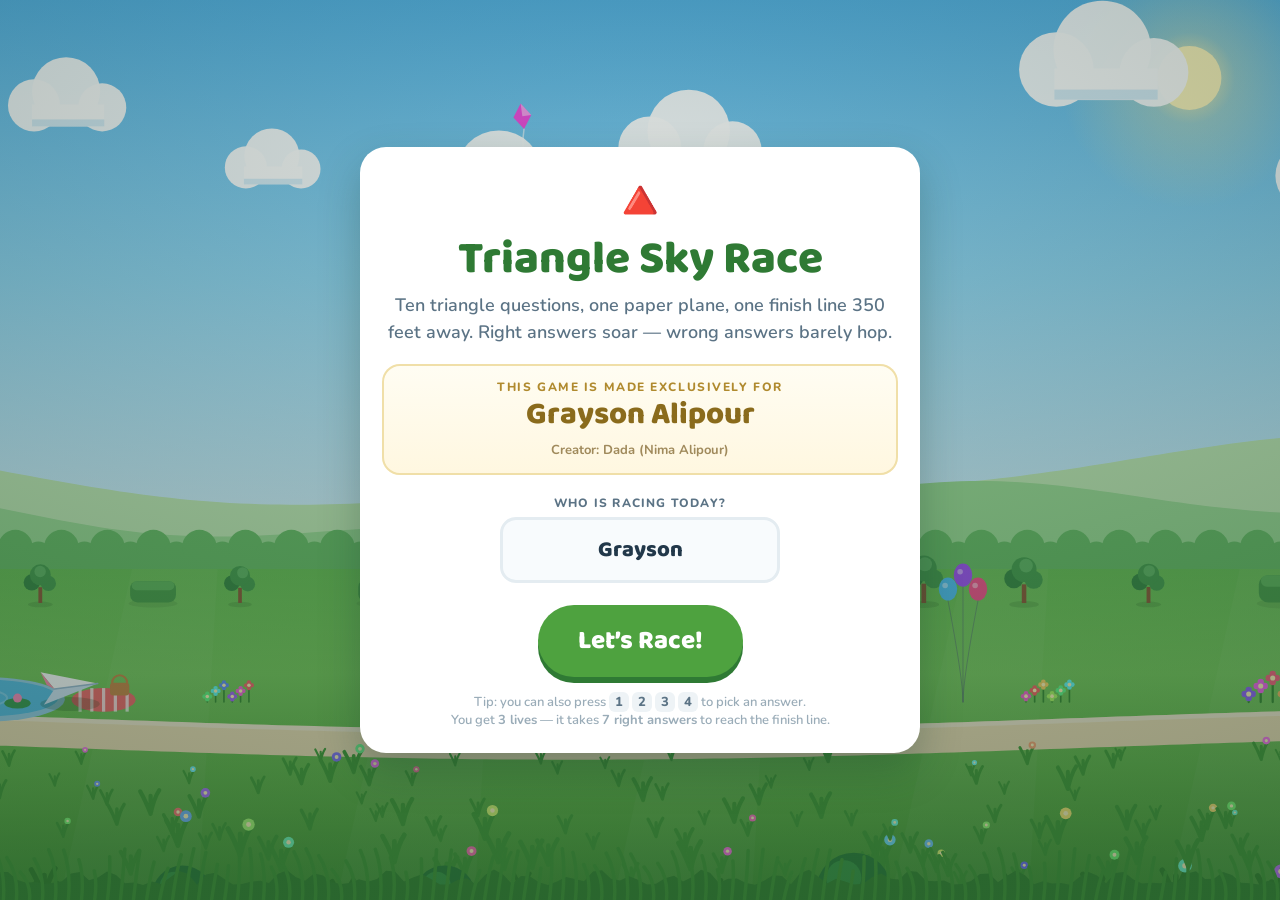
<file: paper-plane-park/triangle-race/index.html>
<!doctype html>
<html lang="en">
<head>
<meta charset="utf-8">
<meta name="viewport" content="width=device-width, initial-scale=1, viewport-fit=cover, user-scalable=no">
<meta name="theme-color" content="#5fb7e8">
<title>Triangle Sky Race</title>
<link rel="preconnect" href="https://fonts.googleapis.com">
<link rel="preconnect" href="https://fonts.gstatic.com" crossorigin>
<link href="https://fonts.googleapis.com/css2?family=Baloo+2:wght@500;700;800&family=Nunito:wght@600;700;800&display=swap" rel="stylesheet">
<link rel="stylesheet" href="styles.css">
<link rel="icon" href="data:image/svg+xml,<svg xmlns='http://www.w3.org/2000/svg' viewBox='0 0 100 100'><text y='.9em' font-size='90'>&#128314;</text></svg>">
</head>
<body>

<noscript>
  <p style="font-family:sans-serif;max-width:34em;margin:3em auto;text-align:center">
    This game needs JavaScript &mdash; if you are seeing this in an email or file
    preview, open the file in Safari or Chrome to play.
  </p>
</noscript>

<canvas id="scene"></canvas>

<!-- ============ HUD ============ -->
<header id="hud" class="hud hidden">
  <div class="hud-pill">
    <span class="hud-label">Question</span>
    <span id="hudQ" class="hud-value">1/10</span>
  </div>
  <div class="hud-pill">
    <span class="hud-label">Lives</span>
    <span id="hudLives" class="hud-value hud-hearts">&#10084;&#65039;&#10084;&#65039;&#10084;&#65039;</span>
  </div>
  <div class="hud-pill hud-pill--wide">
    <span class="hud-label">Distance</span>
    <span id="hudTotal" class="hud-value">0 ft</span>
  </div>
  <button id="voiceBtn" class="icon-btn" type="button" aria-label="Turn read-aloud off" aria-pressed="true">
    <span id="voiceIcon">&#128483;&#65039;</span>
  </button>
  <button id="muteBtn" class="icon-btn" type="button" aria-label="Turn sound off" aria-pressed="true">
    <span id="muteIcon">&#128266;</span>
  </button>
</header>

<div id="placeTag" class="place-tag hidden" aria-hidden="true"></div>

<!-- ============ LIVE DISTANCE ============ -->
<div id="flyMeter" class="fly-meter hidden">
  <div id="flyDistance" class="fly-distance">0 ft</div>
</div>

<!-- ============ START SCREEN ============ -->
<section id="startScreen" class="panel">
  <div class="card card--start">
    <div class="plane-badge">&#128314;</div>
    <h1>Triangle Sky Race</h1>
    <p class="subtitle">Ten triangle questions, one paper plane, one finish line
      350 feet away. Right answers soar &mdash; wrong answers barely hop.</p>

    <div class="plaque">
      <p class="plaque-line">This game is made exclusively for</p>
      <p class="plaque-name">Grayson Alipour</p>
      <p class="plaque-credits">Creator: Dada (Nima Alipour)</p>
    </div>

    <label class="pilot-label" for="pilotName">Who is racing today?</label>
    <input id="pilotName" class="pilot-input" type="text" maxlength="20"
           autocomplete="off" autocapitalize="words" spellcheck="false" value="Grayson">

    <button id="startBtn" class="btn btn--big" type="button">Let&rsquo;s Race!</button>
    <p id="bestLine" class="best-line hidden"></p>
    <p class="hint">Tip: you can also press <kbd>1</kbd> <kbd>2</kbd> <kbd>3</kbd> <kbd>4</kbd> to pick an answer.<br>
      You get <strong>3 lives</strong> &mdash; it takes <strong>7 right answers</strong> to reach the finish line.</p>
  </div>
</section>

<!-- ============ HOW TO RACE ============ -->
<section id="howScreen" class="panel hidden">
  <div class="card card--how">
    <div class="plane-badge">&#127937;</div>
    <h2>How to Race</h2>
    <div id="howList" class="how-list"></div>
    <button id="gotItBtn" class="btn btn--big" type="button">Got it &mdash; let&rsquo;s race!</button>
  </div>
</section>

<!-- ============ QUESTION SCREEN ============ -->
<section id="questionScreen" class="panel hidden">
  <div class="card card--question">
    <div class="q-number"><span id="qPlace">Question 1 of 10</span></div>
    <p id="qStory" class="story"></p>
    <h2 id="qText">Question</h2>
    <div id="qChoices" class="choices"></div>
  </div>
</section>

<!-- ============ WIN SCREEN ============ -->
<section id="winScreen" class="panel hidden">
  <div class="card card--result">
    <div class="plane-badge">&#127942;</div>
    <h2 id="winTitle">You crossed the finish line!</h2>
    <div class="score-box">
      <span id="winScoreLabel" class="score-label">Total distance</span>
      <span id="winDistance" class="score-value">350 ft</span>
    </div>
    <p id="winMessage" class="subtitle"></p>
    <div class="journey-wrap">
      <p class="journey-title">Your race, question by question</p>
      <ol id="winJourney" class="journey"></ol>
    </div>
    <div id="winBest" class="best-line"></div>
    <button id="winAgainBtn" class="btn btn--big" type="button">Race Again</button>
  </div>
</section>

<!-- ============ GAME OVER SCREEN ============ -->
<section id="loseScreen" class="panel hidden">
  <div class="card card--result">
    <div class="plane-badge">&#128168;</div>
    <h2 id="loseTitle">The Race Is Over</h2>
    <p id="loseMessage" class="subtitle"></p>
    <div class="journey-wrap">
      <p class="journey-title">Your race, question by question</p>
      <ol id="loseJourney" class="journey"></ol>
    </div>
    <button id="loseAgainBtn" class="btn btn--big" type="button">Try Again</button>
  </div>
</section>

<script src="voicepack.js"></script>
<script src="content.js"></script>
<script src="game.js"></script>
</body>
</html>
</file>
<file: paper-plane-park/styles.css>
/* ---------- Paper Plane Park ---------- */
:root{
  --ink:#22384a;
  --ink-soft:#5b7385;
  --sun:#ffd45e;
  --grass:#4ea23f;
  --grass-dark:#2f7a34;
  --sky:#5fb7e8;
  --card:#ffffff;
  --shadow:0 18px 40px rgba(18,58,44,.28);
  --radius:26px;
}

*{box-sizing:border-box;-webkit-tap-highlight-color:transparent}
html,body{height:100%}
body{
  margin:0;
  font-family:"Nunito",system-ui,-apple-system,"Segoe UI",sans-serif;
  color:var(--ink);
  background:var(--sky);
  overflow:hidden;
  overscroll-behavior:none;
  touch-action:manipulation;
}

#scene{position:fixed;inset:0;width:100%;height:100%;display:block}

.hidden{display:none !important}

/* ---------- HUD ---------- */
.hud{
  position:fixed;top:0;left:0;right:0;
  display:flex;align-items:center;gap:10px;
  padding:calc(10px + env(safe-area-inset-top)) 14px 10px;
  z-index:20;pointer-events:none;
}
.hud-pill{
  background:rgba(255,255,255,.9);
  border-radius:999px;
  padding:7px 16px;
  box-shadow:0 6px 16px rgba(20,60,40,.2);
  display:flex;flex-direction:column;line-height:1.1;
}
.hud-pill--wide{margin-left:auto}
.hud-label{font-size:11px;font-weight:700;letter-spacing:.08em;text-transform:uppercase;color:var(--ink-soft)}
.hud-value{font-family:"Baloo 2","Trebuchet MS",system-ui,sans-serif;font-size:20px;font-weight:800;color:var(--ink)}
.icon-btn{
  pointer-events:auto;
  width:44px;height:44px;border:none;border-radius:50%;
  background:rgba(255,255,255,.9);
  box-shadow:0 6px 16px rgba(20,60,40,.2);
  font-size:20px;cursor:pointer;line-height:1;
}
.icon-btn:active{transform:scale(.94)}

/* ---------- Name of the place you are flying over ---------- */
.place-tag{
  position:fixed;left:50%;transform:translateX(-50%);
  top:calc(64px + env(safe-area-inset-top));
  z-index:5;pointer-events:none;
  font-family:"Baloo 2","Trebuchet MS",system-ui,sans-serif;
  font-size:17px;font-weight:800;letter-spacing:.02em;color:#fff;
  text-shadow:0 2px 0 rgba(24,80,60,.3), 0 6px 16px rgba(0,0,0,.25);
  white-space:nowrap;
}

/* ---------- Live distance readout ---------- */
.fly-meter{
  position:fixed;left:50%;transform:translateX(-50%);
  top:calc(104px + env(safe-area-inset-top));
  text-align:center;z-index:4;pointer-events:none;
}
.fly-distance{
  font-family:"Baloo 2","Trebuchet MS",system-ui,sans-serif;font-size:clamp(38px,10vw,64px);font-weight:800;
  color:#fff;text-shadow:0 4px 0 rgba(24,80,60,.35), 0 10px 22px rgba(0,0,0,.2);
  line-height:1;
}

/* ---------- Panels & cards ---------- */
.panel{
  position:fixed;inset:0;z-index:10;
  display:flex;align-items:center;justify-content:center;
  padding:16px;
  background:radial-gradient(120% 80% at 50% 20%, rgba(10,40,30,.15), rgba(10,40,30,.4));
  animation:fadeIn .3s ease both;
}
.panel.leaving{animation:fadeOut .28s ease both}
@keyframes fadeIn{from{opacity:0}to{opacity:1}}
@keyframes fadeOut{from{opacity:1}to{opacity:0}}

.card{
  width:min(560px,100%);
  max-height:calc(100dvh - 32px);
  overflow-y:auto;
  background:var(--card);
  border-radius:var(--radius);
  box-shadow:var(--shadow);
  padding:26px 22px 24px;
  text-align:center;
  animation:pop .38s cubic-bezier(.2,1.3,.5,1) both;
}
@keyframes pop{from{transform:translateY(22px) scale(.94);opacity:0}to{transform:none;opacity:1}}

.card h1{
  font-family:"Baloo 2","Trebuchet MS",system-ui,sans-serif;font-size:clamp(32px,9vw,46px);font-weight:800;
  margin:6px 0 8px;color:var(--grass-dark);line-height:1.05;
}
.card h2{
  font-family:"Baloo 2","Trebuchet MS",system-ui,sans-serif;font-size:clamp(22px,5.6vw,30px);font-weight:800;
  margin:2px 0 18px;line-height:1.22;color:var(--ink);
}
.subtitle{margin:0 0 18px;font-size:clamp(15px,4vw,18px);font-weight:600;color:var(--ink-soft);line-height:1.5}
.plane-badge{font-size:56px;line-height:1;margin-bottom:2px;animation:bob 2.6s ease-in-out infinite}
@keyframes bob{0%,100%{transform:translateY(0) rotate(-4deg)}50%{transform:translateY(-9px) rotate(4deg)}}

.q-number{
  display:inline-block;background:#eaf7e4;color:var(--grass-dark);
  font-weight:800;font-size:13px;letter-spacing:.06em;text-transform:uppercase;
  padding:6px 14px;border-radius:999px;margin-bottom:12px;
}

/* ---------- How-to-fly card ---------- */
.how-list{display:flex;flex-direction:column;gap:11px;text-align:left;margin:4px 0 18px}
.how-row{
  display:flex;gap:12px;align-items:flex-start;
  padding:12px 14px;border-radius:16px;
  background:#f6faf3;border:3px solid transparent;
  font-weight:700;font-size:clamp(15px,4vw,17px);line-height:1.45;color:var(--ink);
  transition:border-color .18s ease, background .18s ease;
}
.how-row .how-ico{font-size:24px;line-height:1.2;flex:0 0 auto}
.how-row.reading{border-color:#6db9e8;background:#e9f5ff}

/* ---------- Dedication plaque ---------- */
.plaque{
  margin:2px 0 20px;padding:15px 16px 14px;
  border-radius:18px;
  background:linear-gradient(180deg,#fffdf3,#fff7e0);
  box-shadow:inset 0 0 0 2px #f0dfa8;
}
.plaque-line{
  margin:0;font-size:12px;font-weight:800;letter-spacing:.13em;text-transform:uppercase;
  color:#b08a2e;
}
.plaque-name{
  margin:3px 0 8px;
  font-family:"Baloo 2","Trebuchet MS",system-ui,sans-serif;
  font-size:clamp(24px,6.5vw,31px);font-weight:800;color:#8a6b1c;line-height:1.1;
}
.plaque-credits{
  margin:0;font-size:13px;font-weight:700;line-height:1.6;color:#a08a5c;
}

/* ---------- Story line above each question ---------- */
.story{
  margin:0 0 14px;
  font-size:clamp(14px,3.9vw,17px);font-weight:600;font-style:italic;
  line-height:1.55;color:#6f8695;
  text-wrap:balance;
}

/* ---------- Choices ---------- */
.choices{display:flex;flex-direction:column;gap:11px;text-align:left}
.choice{
  display:flex;align-items:center;gap:12px;
  width:100%;padding:14px 16px;
  border:3px solid #e4ecf1;border-radius:18px;
  background:#f8fbfd;color:var(--ink);
  font-family:inherit;font-size:clamp(15px,4.1vw,18px);font-weight:700;line-height:1.35;
  cursor:pointer;text-align:left;
  transition:transform .12s ease, border-color .18s ease, background .18s ease;
}
.choice:hover{border-color:#bfe0f5;background:#f2f9ff}
.choice:active{transform:scale(.98)}
.choice .key{
  flex:0 0 34px;height:34px;border-radius:11px;
  display:grid;place-items:center;
  background:#dff0fb;color:#2a6a95;font-family:"Baloo 2","Trebuchet MS",system-ui,sans-serif;font-size:19px;font-weight:800;
}
.choice.reading{border-color:#6db9e8;background:#e9f5ff}
.choice.reading .key{background:#6db9e8;color:#fff}
.choice.picked{border-color:var(--grass);background:#eefae7}
.choice.picked .key{background:var(--grass);color:#fff}
.choice.dim{opacity:.42}
.choice:disabled{cursor:default}

.read-btn{
  align-self:center;margin-top:4px;
  border:none;background:none;cursor:pointer;
  font-family:inherit;font-weight:800;font-size:15px;color:#7d94a3;
  padding:8px 14px;border-radius:999px;
}
.read-btn:hover{background:#f1f6f9;color:#4b9c3c}

/* ---------- Buttons ---------- */
.btn{
  font-family:"Baloo 2","Trebuchet MS",system-ui,sans-serif;font-weight:800;
  border:none;border-radius:999px;cursor:pointer;
  background:var(--grass);color:#fff;
  box-shadow:0 6px 0 var(--grass-dark);
  transition:transform .1s ease, box-shadow .1s ease;
}
.btn:active{transform:translateY(4px);box-shadow:0 2px 0 var(--grass-dark)}
.btn--big{font-size:clamp(21px,5.5vw,26px);padding:15px 40px;margin-top:6px}

.hint{margin:16px 0 0;font-size:13px;color:#9aacb8;font-weight:600}
.hint kbd{
  background:#eef3f6;border-radius:6px;padding:1px 6px;
  font-family:inherit;font-weight:800;color:var(--ink-soft);
}
.best-line{margin:14px 0 4px;font-weight:700;color:var(--ink-soft)}
.best-line strong{color:var(--grass-dark)}

/* ---------- Result ---------- */
.score-box{
  background:linear-gradient(180deg,#eefae7,#dff3d4);
  border-radius:20px;padding:14px 18px;margin:0 0 16px;
}
.score-label{display:block;font-size:12px;font-weight:800;letter-spacing:.1em;text-transform:uppercase;color:#5f8f57}
.score-value{
  display:block;font-family:"Baloo 2","Trebuchet MS",system-ui,sans-serif;font-size:clamp(40px,12vw,60px);
  font-weight:800;color:var(--grass-dark);line-height:1.05;
}

/* ---------- The journey trail on the result screen ---------- */
.journey-wrap{
  margin:2px 0 4px;padding:14px 16px;
  background:#f6faf3;border-radius:18px;
}
.journey-title{
  margin:0 0 10px;font-size:12px;font-weight:800;letter-spacing:.1em;
  text-transform:uppercase;color:#5f8f57;
}
.journey{
  list-style:none;margin:0;padding:0 2px 0 0;
  max-height:min(210px,26vh);overflow-y:auto;
  display:flex;flex-direction:column;gap:6px;
  text-align:left;
}
.journey-stop{
  display:flex;align-items:baseline;gap:10px;
  font-weight:700;font-size:15px;color:var(--ink);
}
.journey-stop::before{
  content:"";flex:0 0 9px;height:9px;border-radius:50%;
  background:var(--grass);align-self:center;
}
.journey-stop--detour::before{background:#f0b429}
.journey-place{flex:1 1 auto}
.journey-metres{
  flex:0 0 auto;font-weight:800;color:var(--grass-dark);
  font-variant-numeric:tabular-nums;
}
.journey-stop--detour .journey-metres{color:#b6821a}

/* ---------- Feedback bubble (after answering) ---------- */
.bubble{
  position:fixed;left:50%;bottom:calc(26px + env(safe-area-inset-bottom));
  transform:translate(-50%,20px);
  width:min(520px,calc(100% - 28px));
  background:rgba(255,255,255,.96);
  border-radius:22px;padding:16px 20px;
  box-shadow:var(--shadow);
  text-align:center;z-index:8;
  opacity:0;transition:opacity .32s ease, transform .32s ease;
}
.bubble.show{opacity:1;transform:translate(-50%,0)}
.bubble .gain{
  font-family:"Baloo 2","Trebuchet MS",system-ui,sans-serif;font-size:26px;font-weight:800;color:var(--grass-dark);
  display:block;line-height:1.1;
}
.bubble .note{margin:4px 0 0;font-weight:700;font-size:clamp(14px,3.9vw,17px);color:var(--ink-soft);line-height:1.4}
.bubble .tap{margin:10px 0 0;font-size:13px;font-weight:800;color:#a9bac5;letter-spacing:.03em}
.bubble-redo{
  margin:12px auto 0;display:block;
  font-family:"Baloo 2","Trebuchet MS",system-ui,sans-serif;font-weight:800;
  font-size:clamp(14px,3.8vw,17px);
  border:none;border-radius:999px;cursor:pointer;
  background:linear-gradient(180deg,#fff8e2,#ffedbd);color:#8a6b1c;
  padding:10px 20px;
  box-shadow:inset 0 0 0 2px #f0dfa8, 0 3px 8px rgba(120,90,20,.15);
}
.bubble-redo:active{transform:scale(.97)}

/* short / landscape screens: keep the readout out of the plane's flight path */
@media (max-height:560px){
  .fly-meter{top:auto;bottom:calc(14px + env(safe-area-inset-bottom))}
  .fly-distance{font-size:clamp(30px,7vh,44px)}
  .card{padding:18px 18px 16px}
  .card h2{margin-bottom:12px}
  .choices{gap:8px}
  .choice{padding:10px 13px}
}

@media (prefers-reduced-motion:reduce){
  *{animation-duration:.01ms !important;transition-duration:.01ms !important}
}
</file>
<file: paper-plane-park/triangle-race/styles.css>
/* ---------- Triangle Sky Race ---------- */
:root{
  --ink:#22384a;
  --ink-soft:#5b7385;
  --sun:#ffd45e;
  --grass:#4ea23f;
  --grass-dark:#2f7a34;
  --sky:#5fb7e8;
  --card:#ffffff;
  --shadow:0 18px 40px rgba(18,58,44,.28);
  --radius:26px;
}

*{box-sizing:border-box;-webkit-tap-highlight-color:transparent}
html,body{height:100%}
body{
  margin:0;
  font-family:"Nunito",system-ui,-apple-system,"Segoe UI",sans-serif;
  color:var(--ink);
  background:var(--sky);
  overflow:hidden;
  overscroll-behavior:none;
  touch-action:manipulation;
}

#scene{position:fixed;inset:0;width:100%;height:100%;display:block}

.hidden{display:none !important}

/* ---------- HUD ---------- */
.hud{
  position:fixed;top:0;left:0;right:0;
  display:flex;align-items:center;gap:10px;
  padding:calc(10px + env(safe-area-inset-top)) 14px 10px;
  z-index:20;pointer-events:none;
}
.hud-pill{
  background:rgba(255,255,255,.9);
  border-radius:999px;
  padding:7px 16px;
  box-shadow:0 6px 16px rgba(20,60,40,.2);
  display:flex;flex-direction:column;line-height:1.1;
}
.hud-pill--wide{margin-left:auto}
.hud-label{font-size:11px;font-weight:700;letter-spacing:.08em;text-transform:uppercase;color:var(--ink-soft)}
.hud-value{font-family:"Baloo 2","Trebuchet MS",system-ui,sans-serif;font-size:20px;font-weight:800;color:var(--ink)}
.icon-btn{
  pointer-events:auto;
  width:44px;height:44px;border:none;border-radius:50%;
  background:rgba(255,255,255,.9);
  box-shadow:0 6px 16px rgba(20,60,40,.2);
  font-size:20px;cursor:pointer;line-height:1;
}
.icon-btn:active{transform:scale(.94)}

/* ---------- Name of the place you are flying over ---------- */
.place-tag{
  position:fixed;left:50%;transform:translateX(-50%);
  top:calc(64px + env(safe-area-inset-top));
  z-index:5;pointer-events:none;
  font-family:"Baloo 2","Trebuchet MS",system-ui,sans-serif;
  font-size:17px;font-weight:800;letter-spacing:.02em;color:#fff;
  text-shadow:0 2px 0 rgba(24,80,60,.3), 0 6px 16px rgba(0,0,0,.25);
  white-space:nowrap;
}

/* ---------- Live distance readout ---------- */
.fly-meter{
  position:fixed;left:50%;transform:translateX(-50%);
  top:calc(104px + env(safe-area-inset-top));
  text-align:center;z-index:4;pointer-events:none;
}
.fly-distance{
  font-family:"Baloo 2","Trebuchet MS",system-ui,sans-serif;font-size:clamp(38px,10vw,64px);font-weight:800;
  color:#fff;text-shadow:0 4px 0 rgba(24,80,60,.35), 0 10px 22px rgba(0,0,0,.2);
  line-height:1;
}

/* ---------- Panels & cards ---------- */
.panel{
  position:fixed;inset:0;z-index:10;
  display:flex;align-items:center;justify-content:center;
  padding:16px;
  background:radial-gradient(120% 80% at 50% 20%, rgba(10,40,30,.15), rgba(10,40,30,.4));
  animation:fadeIn .3s ease both;
}
.panel.leaving{animation:fadeOut .28s ease both}
@keyframes fadeIn{from{opacity:0}to{opacity:1}}
@keyframes fadeOut{from{opacity:1}to{opacity:0}}

.card{
  width:min(560px,100%);
  max-height:calc(100dvh - 32px);
  overflow-y:auto;
  background:var(--card);
  border-radius:var(--radius);
  box-shadow:var(--shadow);
  padding:26px 22px 24px;
  text-align:center;
  animation:pop .38s cubic-bezier(.2,1.3,.5,1) both;
}
@keyframes pop{from{transform:translateY(22px) scale(.94);opacity:0}to{transform:none;opacity:1}}

.card h1{
  font-family:"Baloo 2","Trebuchet MS",system-ui,sans-serif;font-size:clamp(32px,9vw,46px);font-weight:800;
  margin:6px 0 8px;color:var(--grass-dark);line-height:1.05;
}
.card h2{
  font-family:"Baloo 2","Trebuchet MS",system-ui,sans-serif;font-size:clamp(22px,5.6vw,30px);font-weight:800;
  margin:2px 0 18px;line-height:1.22;color:var(--ink);
}
.subtitle{margin:0 0 18px;font-size:clamp(15px,4vw,18px);font-weight:600;color:var(--ink-soft);line-height:1.5}
.plane-badge{font-size:56px;line-height:1;margin-bottom:2px;animation:bob 2.6s ease-in-out infinite}
@keyframes bob{0%,100%{transform:translateY(0) rotate(-4deg)}50%{transform:translateY(-9px) rotate(4deg)}}

.q-number{
  display:inline-block;background:#eaf7e4;color:var(--grass-dark);
  font-weight:800;font-size:13px;letter-spacing:.06em;text-transform:uppercase;
  padding:6px 14px;border-radius:999px;margin-bottom:12px;
}

/* ---------- How-to-fly card ---------- */
.how-list{display:flex;flex-direction:column;gap:11px;text-align:left;margin:4px 0 18px}
.how-row{
  display:flex;gap:12px;align-items:flex-start;
  padding:12px 14px;border-radius:16px;
  background:#f6faf3;border:3px solid transparent;
  font-weight:700;font-size:clamp(15px,4vw,17px);line-height:1.45;color:var(--ink);
  transition:border-color .18s ease, background .18s ease;
}
.how-row .how-ico{font-size:24px;line-height:1.2;flex:0 0 auto}
.how-row.reading{border-color:#6db9e8;background:#e9f5ff}

/* ---------- Dedication plaque ---------- */
.plaque{
  margin:2px 0 20px;padding:15px 16px 14px;
  border-radius:18px;
  background:linear-gradient(180deg,#fffdf3,#fff7e0);
  box-shadow:inset 0 0 0 2px #f0dfa8;
}
.plaque-line{
  margin:0;font-size:12px;font-weight:800;letter-spacing:.13em;text-transform:uppercase;
  color:#b08a2e;
}
.plaque-name{
  margin:3px 0 8px;
  font-family:"Baloo 2","Trebuchet MS",system-ui,sans-serif;
  font-size:clamp(24px,6.5vw,31px);font-weight:800;color:#8a6b1c;line-height:1.1;
}
.plaque-credits{
  margin:0;font-size:13px;font-weight:700;line-height:1.6;color:#a08a5c;
}

/* ---------- Story line above each question ---------- */
.story{
  margin:0 0 14px;
  font-size:clamp(14px,3.9vw,17px);font-weight:600;font-style:italic;
  line-height:1.55;color:#6f8695;
  text-wrap:balance;
}

/* ---------- Choices ---------- */
.choices{display:flex;flex-direction:column;gap:11px;text-align:left}
.choice{
  display:flex;align-items:center;gap:12px;
  width:100%;padding:14px 16px;
  border:3px solid #e4ecf1;border-radius:18px;
  background:#f8fbfd;color:var(--ink);
  font-family:inherit;font-size:clamp(15px,4.1vw,18px);font-weight:700;line-height:1.35;
  cursor:pointer;text-align:left;
  transition:transform .12s ease, border-color .18s ease, background .18s ease;
}
.choice:hover{border-color:#bfe0f5;background:#f2f9ff}
.choice:active{transform:scale(.98)}
.choice .key{
  flex:0 0 34px;height:34px;border-radius:11px;
  display:grid;place-items:center;
  background:#dff0fb;color:#2a6a95;font-family:"Baloo 2","Trebuchet MS",system-ui,sans-serif;font-size:19px;font-weight:800;
}
.choice.reading{border-color:#6db9e8;background:#e9f5ff}
.choice.reading .key{background:#6db9e8;color:#fff}
.choice.picked{border-color:var(--grass);background:#eefae7}
.choice.picked .key{background:var(--grass);color:#fff}
.choice.dim{opacity:.42}
.choice:disabled{cursor:default}

.read-btn{
  align-self:center;margin-top:4px;
  border:none;background:none;cursor:pointer;
  font-family:inherit;font-weight:800;font-size:15px;color:#7d94a3;
  padding:8px 14px;border-radius:999px;
}
.read-btn:hover{background:#f1f6f9;color:#4b9c3c}

/* ---------- Buttons ---------- */
.btn{
  font-family:"Baloo 2","Trebuchet MS",system-ui,sans-serif;font-weight:800;
  border:none;border-radius:999px;cursor:pointer;
  background:var(--grass);color:#fff;
  box-shadow:0 6px 0 var(--grass-dark);
  transition:transform .1s ease, box-shadow .1s ease;
}
.btn:active{transform:translateY(4px);box-shadow:0 2px 0 var(--grass-dark)}
.btn--big{font-size:clamp(21px,5.5vw,26px);padding:15px 40px;margin-top:6px}

.hint{margin:16px 0 0;font-size:13px;color:#9aacb8;font-weight:600}
.hint kbd{
  background:#eef3f6;border-radius:6px;padding:1px 6px;
  font-family:inherit;font-weight:800;color:var(--ink-soft);
}
.best-line{margin:14px 0 4px;font-weight:700;color:var(--ink-soft)}
.best-line strong{color:var(--grass-dark)}

/* ---------- Result ---------- */
.score-box{
  background:linear-gradient(180deg,#eefae7,#dff3d4);
  border-radius:20px;padding:14px 18px;margin:0 0 16px;
}
.score-label{display:block;font-size:12px;font-weight:800;letter-spacing:.1em;text-transform:uppercase;color:#5f8f57}
.score-value{
  display:block;font-family:"Baloo 2","Trebuchet MS",system-ui,sans-serif;font-size:clamp(40px,12vw,60px);
  font-weight:800;color:var(--grass-dark);line-height:1.05;
}

/* ---------- The journey trail on the result screen ---------- */
.journey-wrap{
  margin:2px 0 4px;padding:14px 16px;
  background:#f6faf3;border-radius:18px;
}
.journey-title{
  margin:0 0 10px;font-size:12px;font-weight:800;letter-spacing:.1em;
  text-transform:uppercase;color:#5f8f57;
}
.journey{
  list-style:none;margin:0;padding:0 2px 0 0;
  max-height:min(210px,26vh);overflow-y:auto;
  display:flex;flex-direction:column;gap:6px;
  text-align:left;
}
.journey-stop{
  display:flex;align-items:baseline;gap:10px;
  font-weight:700;font-size:15px;color:var(--ink);
}
.journey-stop::before{
  content:"";flex:0 0 9px;height:9px;border-radius:50%;
  background:var(--grass);align-self:center;
}
.journey-stop--detour::before{background:#f0b429}
.journey-place{flex:1 1 auto}
.journey-metres{
  flex:0 0 auto;font-weight:800;color:var(--grass-dark);
  font-variant-numeric:tabular-nums;
}
.journey-stop--detour .journey-metres{color:#b6821a}

/* ---------- Feedback bubble (after answering) ---------- */
.bubble{
  position:fixed;left:50%;bottom:calc(26px + env(safe-area-inset-bottom));
  transform:translate(-50%,20px);
  width:min(520px,calc(100% - 28px));
  background:rgba(255,255,255,.96);
  border-radius:22px;padding:16px 20px;
  box-shadow:var(--shadow);
  text-align:center;z-index:8;
  opacity:0;transition:opacity .32s ease, transform .32s ease;
}
.bubble.show{opacity:1;transform:translate(-50%,0)}
.bubble .gain{
  font-family:"Baloo 2","Trebuchet MS",system-ui,sans-serif;font-size:26px;font-weight:800;color:var(--grass-dark);
  display:block;line-height:1.1;
}
.bubble .note{margin:4px 0 0;font-weight:700;font-size:clamp(14px,3.9vw,17px);color:var(--ink-soft);line-height:1.4}
.bubble .tap{margin:10px 0 0;font-size:13px;font-weight:800;color:#a9bac5;letter-spacing:.03em}
.bubble .gain--miss{color:#b6821a}

/* short / landscape screens: keep the readout out of the plane's flight path */
@media (max-height:560px){
  .fly-meter{top:auto;bottom:calc(14px + env(safe-area-inset-bottom))}
  .fly-distance{font-size:clamp(30px,7vh,44px)}
  .card{padding:18px 18px 16px}
  .card h2{margin-bottom:12px}
  .choices{gap:8px}
  .choice{padding:10px 13px}
}

@media (prefers-reduced-motion:reduce){
  *{animation-duration:.01ms !important;transition-duration:.01ms !important}
}

/* ---------- Triangle Sky Race additions ---------- */

/* the name box on the start screen */
.pilot-label{
  display:block;margin:0 0 6px;
  font-size:12px;font-weight:800;letter-spacing:.1em;text-transform:uppercase;
  color:var(--ink-soft);
}
.pilot-input{
  width:min(280px,100%);
  margin:0 auto 16px;display:block;
  padding:12px 16px;text-align:center;
  border:3px solid #e4ecf1;border-radius:16px;
  background:#f8fbfd;color:var(--ink);
  font-family:"Baloo 2","Trebuchet MS",system-ui,sans-serif;
  font-size:22px;font-weight:800;
  outline:none;
  transition:border-color .18s ease, background .18s ease;
}
.pilot-input:focus{border-color:#6db9e8;background:#fff}

/* the row of hearts in the HUD */
.hud-hearts{font-size:17px;letter-spacing:1px}

/* answer feedback: green for the right pick, red for a wrong one,
   and the right answer lights up green after a miss */
.choice.picked-wrong{border-color:#e8564f;background:#fdeeed}
.choice.picked-wrong .key{background:#e8564f;color:#fff}
.choice.right{border-color:var(--grass);background:#eefae7;opacity:1}
.choice.right .key{background:var(--grass);color:#fff}
</file>
